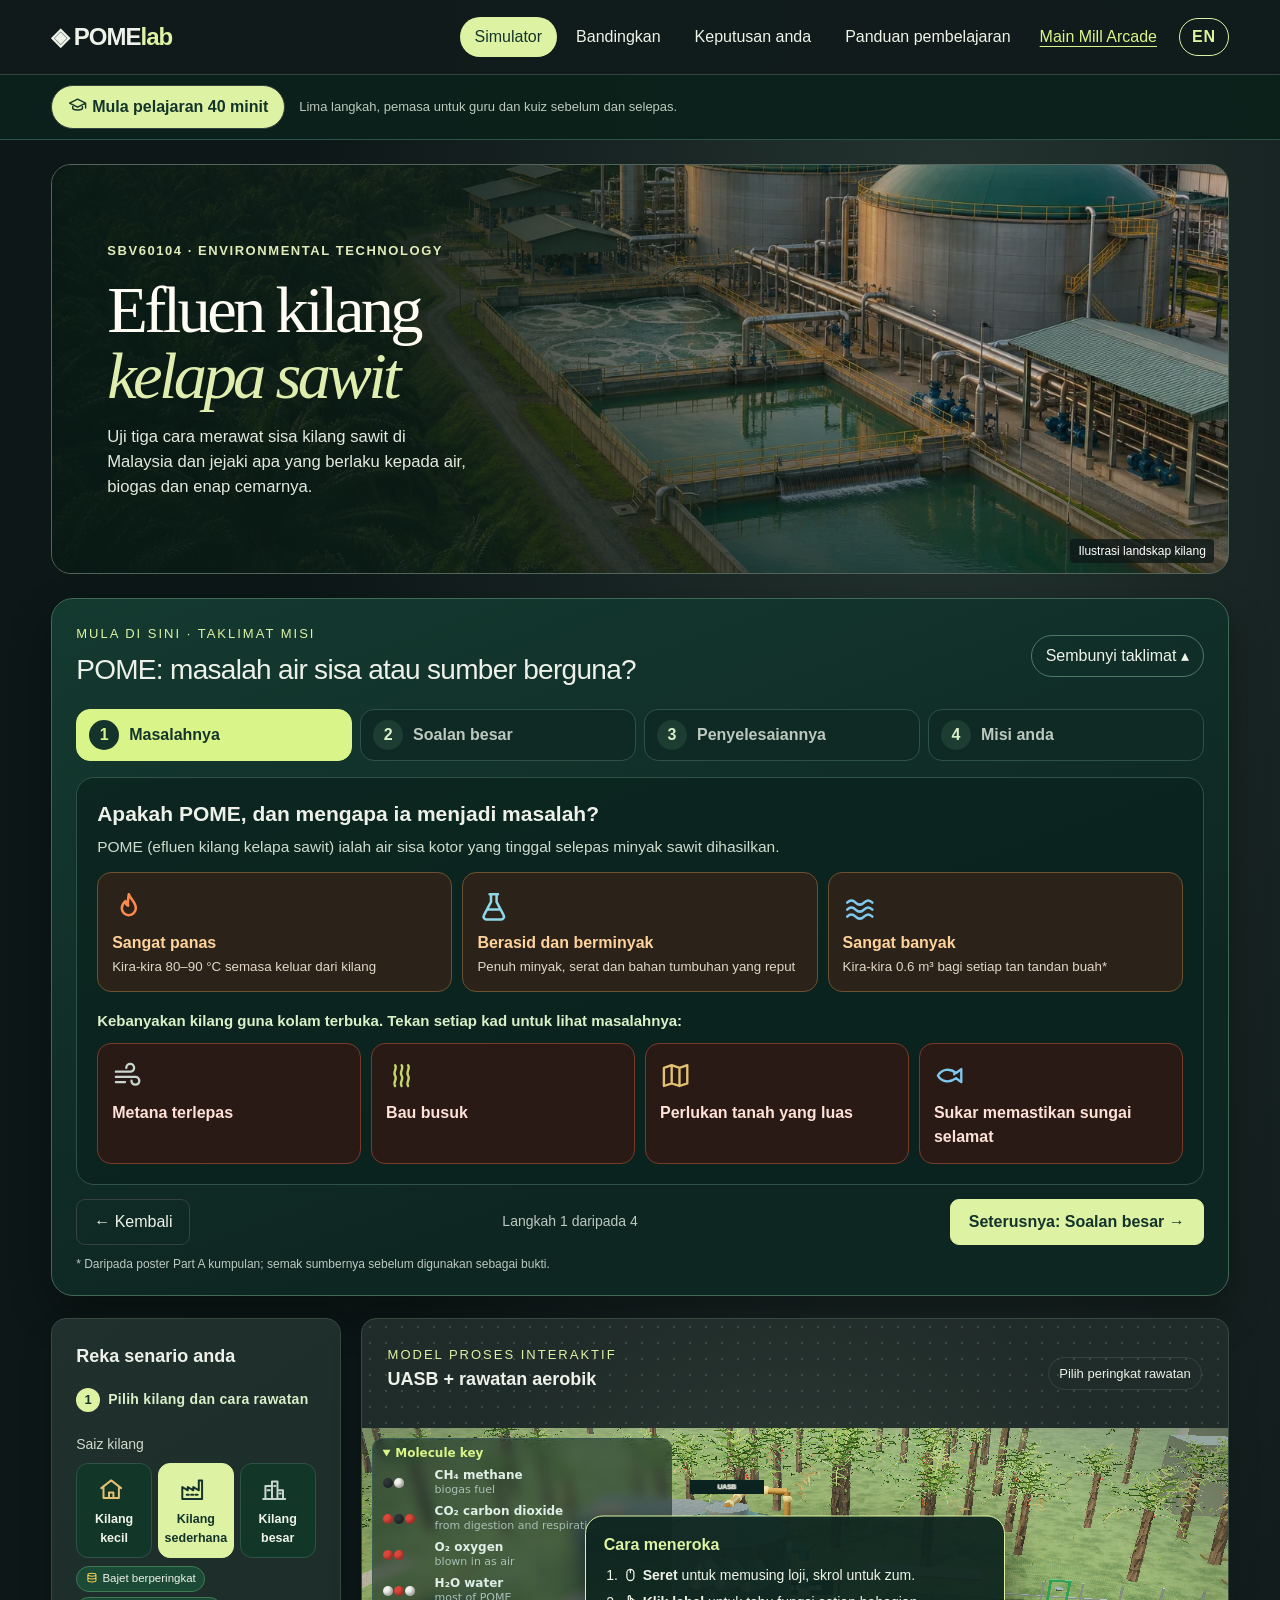
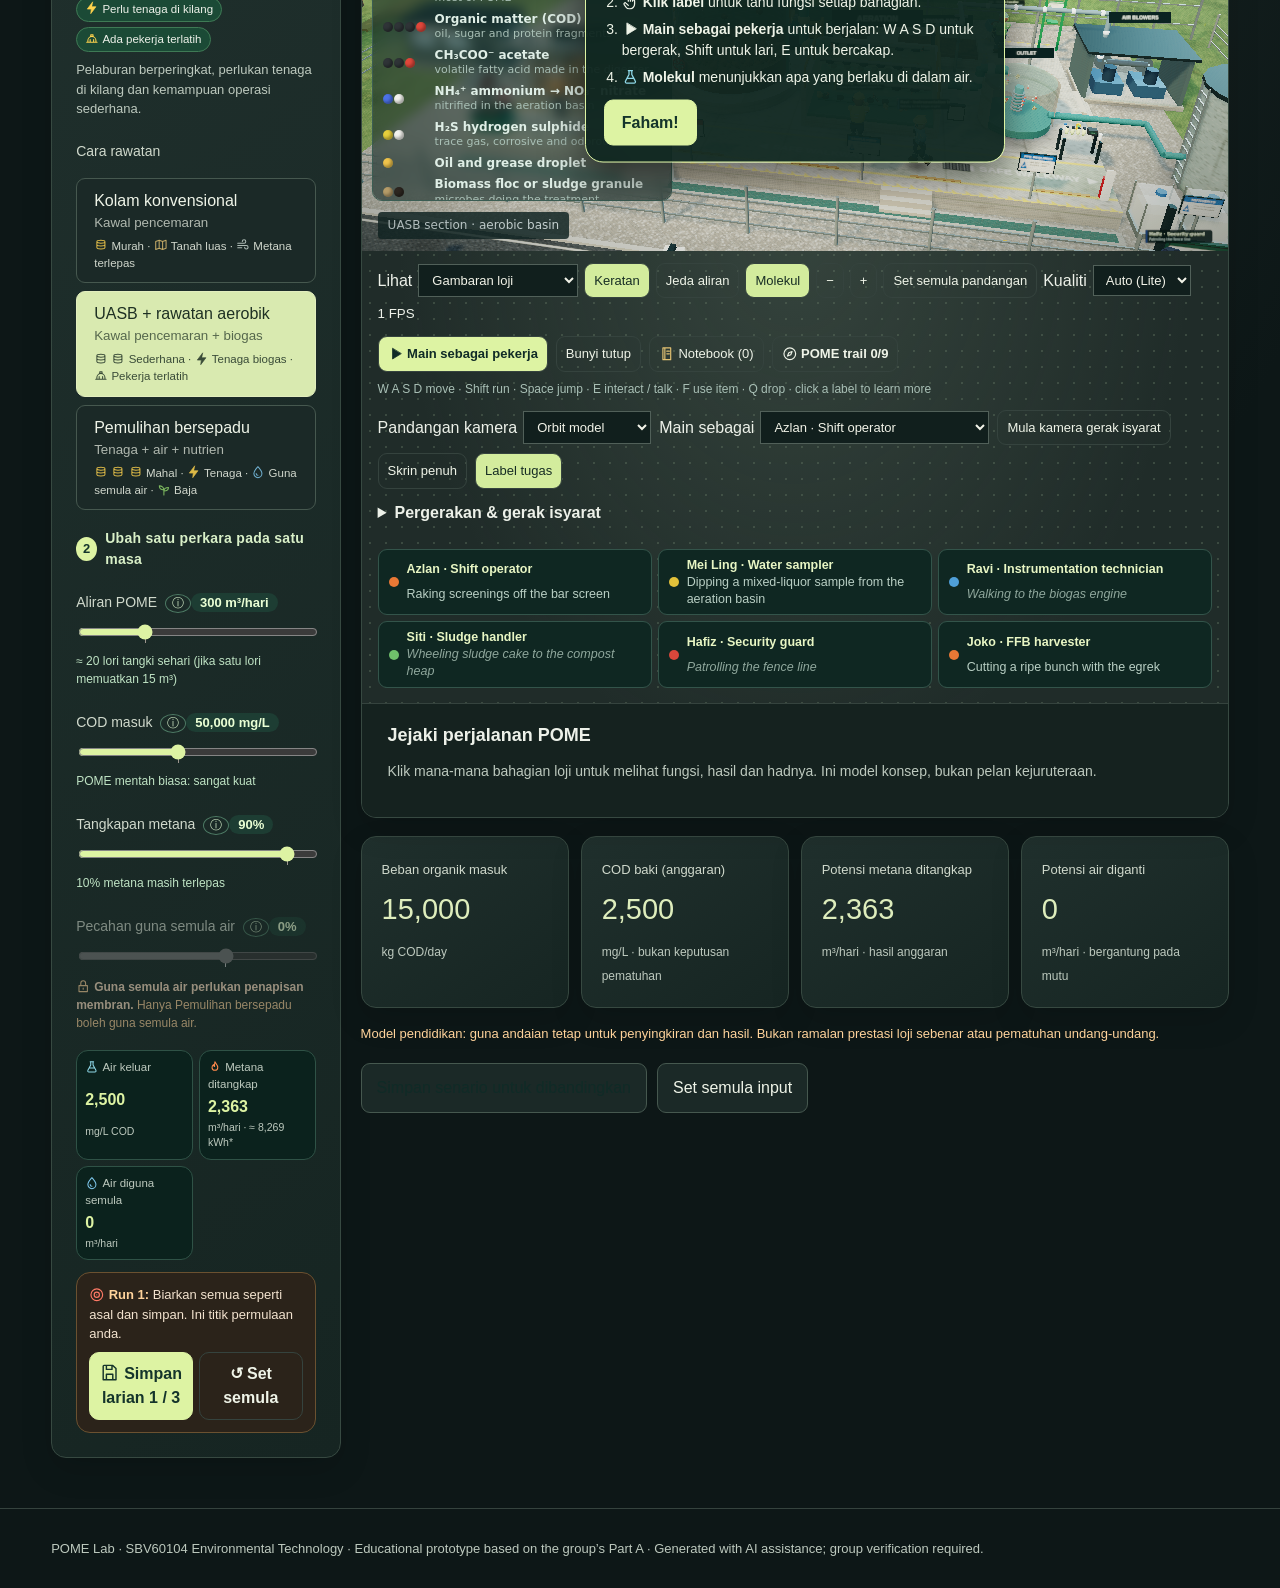
<file: index.html>
<!doctype html><html lang="en"><head><meta charset="utf-8"><meta name="viewport" content="width=device-width,initial-scale=1"><link rel="manifest" href="manifest.webmanifest"><meta name="theme-color" content="#102b24"><link rel="icon" href="icons/icon-192.png"><link rel="apple-touch-icon" href="icons/icon-192.png"><title>POME Lab — From effluent to opportunity</title><style>
:root{--bg:#091d1b;--panel:#102b27;--line:#2b4942;--ink:#eff4e8;--muted:#a5bcb1;--lime:#d9f58a;--mint:#70d9b0;--amber:#ffd39b}*{box-sizing:border-box}body{margin:0;background:var(--bg);color:var(--ink);font:16px/1.5 system-ui,sans-serif}button,input,select,textarea{font:inherit}button,select{cursor:pointer}button{border:1px solid var(--line);background:transparent;color:var(--ink);border-radius:9px;padding:10px 17px}button:hover,button.active{background:var(--lime);color:#14342b;border-color:var(--lime)}button:focus-visible,a:focus-visible,input:focus-visible,select:focus-visible{outline:3px solid var(--amber);outline-offset:3px}header{padding:23px 4%;display:flex;align-items:center;justify-content:space-between;border-bottom:1px solid var(--line)}.brand{font-size:23px;font-weight:750;letter-spacing:-1px}.brand span{color:var(--lime)}.tag{color:var(--muted);font-size:14px}nav{display:flex;gap:7px;flex-wrap:wrap}nav button{border:0}main{max-width:1520px;margin:auto;padding:35px 4%}h1{font-size:clamp(36px,4.6vw,67px);line-height:1.05;letter-spacing:-2.5px;font-weight:500;margin:17px 0}h1 em{color:var(--lime);font-style:normal}h2{font-size:27px;font-weight:500;letter-spacing:-.7px}h3{font-size:18px;margin:0 0 12px}p{color:var(--muted)}.eyebrow{text-transform:uppercase;letter-spacing:2px;color:var(--lime);font-size:13px}.intro{display:flex;justify-content:space-between;gap:30px;align-items:end;margin-bottom:32px}.intro p{max-width:440px}.badge{font-size:13px;padding:6px 10px;border:1px solid var(--line);border-radius:30px;display:inline-block}.grid{display:grid;grid-template-columns:310px 1fr;gap:20px}.panel{background:var(--panel);border:1px solid var(--line);border-radius:18px;padding:24px}.controls label{display:block;margin-top:22px;color:var(--muted);font-size:14px}.controls output{float:right;color:var(--ink);font-weight:650}.controls select{width:100%;padding:12px;background:#193c34;color:white;border:1px solid var(--line);border-radius:8px}.controls input{width:100%;accent-color:var(--lime);margin-top:15px}.options{display:grid;gap:8px;margin-top:16px}.options button{text-align:left}.options small{display:block;color:inherit;opacity:.7}.stage{padding:0;overflow:hidden;position:relative;background:radial-gradient(ellipse at 50% 35%,#245347 0,#102b27 65%)}.stagehead{display:flex;justify-content:space-between;padding:23px 26px}.stage svg{width:100%;height:330px;display:block}.unit{cursor:pointer;transition:filter .2s}.unit:hover,.unit:focus{filter:brightness(1.3);outline:none}.pipe{stroke-dasharray:12 9;animation:flow 2s linear infinite}@keyframes flow{to{stroke-dashoffset:-42}}.detail{background:#0a211c99;border-top:1px solid var(--line);padding:18px 26px;min-height:114px}.detail p{margin:6px 0;font-size:14px}.metrics{display:grid;grid-template-columns:repeat(4,1fr);gap:12px;margin-top:18px}.metric{padding:20px;background:#132e27;border-radius:13px;border:1px solid var(--line)}.metric span{color:var(--muted);font-size:13px}.metric strong{display:block;font-size:29px;font-weight:500;color:var(--lime);margin:7px 0}.metric small{color:var(--muted);font-size:12px}.notice{color:var(--amber);font-size:13px;margin:16px 0}.actions{display:flex;gap:10px;flex-wrap:wrap;margin-top:20px}.primary{background:var(--lime);color:#102b27}.cards{display:grid;grid-template-columns:repeat(3,1fr);gap:18px}.hidden{display:none!important}.section{margin-top:24px}table{width:100%;border-collapse:collapse}td,th{padding:14px;text-align:left;border-bottom:1px solid var(--line)}th{color:var(--lime)}.scroll{overflow:auto}textarea{width:100%;min-height:130px;padding:15px;background:#0c211d;border:1px solid var(--line);border-radius:10px;color:white}.feedback{padding:16px;border-left:3px solid var(--lime);background:#183c30;margin-top:15px}.quiz button{display:block;margin:8px 0;width:100%;text-align:left}.quiz fieldset{border:0;padding:0;margin:26px 0}.quiz legend{margin-bottom:12px;font-weight:600}.quiz label{display:block;padding:9px}.quiz input{accent-color:var(--lime)}a{color:var(--lime)}details{border-bottom:1px solid var(--line);padding:16px 0}summary{cursor:pointer;font-weight:600}footer{padding:30px 4%;border-top:1px solid var(--line);color:var(--muted);font-size:13px}.timeline{display:grid;grid-template-columns:repeat(5,1fr);gap:12px}.timeline div{padding:20px;border-left:2px solid var(--mint);background:var(--panel)}.timeline b{color:var(--lime)}@media(max-width:1050px){.metrics{grid-template-columns:repeat(2,1fr)}.cards{grid-template-columns:1fr}.intro{display:block}.timeline{grid-template-columns:1fr}}@media(max-width:720px){header{display:block}nav{margin-top:18px}.grid{grid-template-columns:1fr}main{padding:25px 5%}h1{letter-spacing:-1px}.stage svg{height:270px}.stagehead{gap:15px}.tag{display:none}}@media(prefers-reduced-motion:reduce){.pipe{animation:none}}
</style><link rel="stylesheet" href="field.css"><style>.reactor-view[hidden]{display:none}.reactor-frame{position:relative;background:#203535}.reactor-frame canvas{width:100%;height:clamp(320px,47vh,510px);display:block;touch-action:none;cursor:grab}.reactor-frame canvas:active{cursor:grabbing}.reactor-caption{position:absolute;left:16px;bottom:12px;color:#e2eeee;background:#152b29db;padding:5px 10px;border-radius:4px;font:12px system-ui;pointer-events:none}.reactor-controls{display:flex;align-items:center;flex-wrap:wrap;gap:6px;padding:12px 16px}.reactor-controls label{display:flex;align-items:center;gap:6px}.reactor-controls button,.reactor-controls select{width:auto;margin:0;padding:7px 9px;font-size:13px}.reactor-controls button[aria-pressed=true]{background:#d3ec9d;color:#172d24}.reactor-fallback svg{display:block!important}</style><link rel="stylesheet" href="process/explore.css?v=shift23"><link rel="stylesheet" href="process/play.css?v=shift23"><link rel="stylesheet" href="process/poster.css?v=shift23"></head><body><header><div class="brand">◈ POME<span>lab</span> <span class="tag"> / Environmental decision studio</span></div><nav aria-label="Main"><button class="active" data-tab="studio">Simulator</button><button data-tab="compare">Compare</button><button data-tab="challenge">Your decision</button><button data-tab="learn">Learning guide</button><a href="./arcade.html" style="color:#d9f58a;padding:10px">Play Mill Arcade</a></nav></header><main>
<section id="studio" class="view"><figure class="field-cover"><div><span class="eyebrow">SBV60104 · Environmental Technology</span><h1>Palm oil effluent<br><em>treatment lab</em></h1><p>Test three treatment pathways for a Malaysian mill and trace what happens to its water, biogas and sludge.</p></div><figcaption>Illustrated mill landscape</figcaption></figure><div class="grid"><aside class="panel controls"><h3>Design your scenario</h3><label for="scenario">Mill context</label><select id="scenario"><option value="small">Small mill · constrained investment</option><option value="medium" selected>Medium mill · gradual upgrade</option><option value="large">Large mill · recovery investment</option></select><p id="context" style="font-size:14px"></p><label>Treatment pathway</label><div class="options"><button data-option="0">Conventional ponds<small>Pollution control</small></button><button data-option="1" class="active">UASB + aerobic treatment<small>Pollution control + biogas</small></button><button data-option="2">Integrated recovery<small>Energy + water + nutrients</small></button></div><label for="flow">POME flow <output id="flowO"></output></label><input id="flow" type="range" min="50" max="1000" step="10" value="300"><label for="cod">Influent COD <output id="codO"></output></label><input id="cod" type="range" min="15000" max="100000" step="1000" value="50000"><label for="capture">Methane capture <output id="captureO"></output></label><input id="capture" type="range" min="0" max="100" value="90"><label for="reuse">Water reuse fraction <output id="reuseO"></output></label><input id="reuse" type="range" min="0" max="80" value="50"></aside><div><div class="panel stage"><div class="stagehead"><div><span class="eyebrow">Interactive process model</span><h3 id="planttitle">UASB + aerobic treatment</h3></div><span class="badge">Select a treatment stage</span></div><svg viewBox="0 0 850 370" role="img" aria-label="Isometric treatment plant with selectable pretreatment, digester, polishing, energy and sludge stages"><defs><linearGradient id="tank" x2="1"><stop stop-color="#244c40"/><stop offset=".5" stop-color="#51866c"/><stop offset="1" stop-color="#1c3b32"/></linearGradient><linearGradient id="water" x2="0" y2="1"><stop stop-color="#8ae2c0"/><stop offset="1" stop-color="#3e8470"/></linearGradient><pattern id="grid" width="35" height="35" patternUnits="userSpaceOnUse"><path d="M35 0H0V35" fill="none" stroke="#7cab8b" stroke-opacity=".12"/></pattern></defs><path d="M45 230 410 45 810 210 450 365Z" fill="url(#grid)" stroke="#50765c" stroke-opacity=".4"/><path d="M120 240 300 285 495 230 680 275M340 210 470 100M500 230 650 140" fill="none" stroke="#295c49" stroke-width="13"/><path class="pipe" d="M120 240 300 285 495 230 680 275M340 210 470 100M500 230 650 140" fill="none" stroke="#c8ec8d" stroke-width="3"/>
<g class="unit" tabindex="0" role="button" aria-label="Pretreatment" data-stage="0"><path d="M75 205 155 170 218 195 138 232Z" fill="#8ca894"/><path d="M75 205v46l63 28v-47Z" fill="#305448"/><path d="M138 232 218 195v45l-80 39Z" fill="#466c59"/><path d="M90 206 154 180 201 196 138 222Z" fill="#a88a55"/><text x="89" y="310" fill="#dfedda" font-size="15">Pretreatment</text></g>
<g class="unit" tabindex="0" role="button" aria-label="Anaerobic treatment" data-stage="1"><ellipse cx="335" cy="256" rx="79" ry="31" fill="#071a14" opacity=".5"/><path d="M264 165v83c0 42 142 42 142 0v-83Z" fill="url(#tank)"/><ellipse cx="335" cy="165" rx="71" ry="27" fill="#90b69b"/><path d="M264 165Q335 65 406 165Q335 203 264 165" fill="#5d9176"/><path d="M335 116v-23h40" fill="none" stroke="#bcdb9b" stroke-width="6"/><path d="M277 198v44M286 201v44" stroke="#b5d2a5" stroke-width="2"/><text x="274" y="309" fill="#dfedda" font-size="15">Anaerobic stage</text></g>
<g class="unit" tabindex="0" role="button" aria-label="Aerobic polishing" data-stage="2"><path d="M445 198 521 164 590 192 515 227Z" fill="#9ebba9"/><path d="M445 198v43l70 31v-45Z" fill="#386252"/><path d="M515 227 590 192v43l-75 37Z" fill="#577f68"/><path d="M461 197 522 174 573 192 515 216Z" fill="url(#water)"/><path d="m480 197 39-14m-17 22 39-15" stroke="#c7ffe2" stroke-width="3"/><text x="454" y="304" fill="#dfedda" font-size="15">Water polishing</text></g>
<g class="unit" tabindex="0" role="button" aria-label="Biogas energy" data-stage="3"><path d="M449 72 502 49 549 69 497 94Z" fill="#c8de9b"/><path d="M449 72v46l48 23V94Z" fill="#69936a"/><path d="m497 94 52-25v47l-52 25Z" fill="#3f7054"/><path d="m494 73-9 13h11l-7 16 20-20h-12l6-9" fill="#f0fbc4"/><text x="441" y="37" fill="#dfedda" font-size="15">Biogas energy</text></g>
<g class="unit" tabindex="0" role="button" aria-label="Sludge management" data-stage="4"><path d="m607 130 44-47 55 41-46 26Z" fill="#8ea76a"/><path d="m607 130 53 20 46-26v20l-46 26-53-23Z" fill="#537548"/><text x="614" y="72" fill="#dfedda" font-size="15">Sludge recovery</text></g><g class="unit" tabindex="0" role="button" aria-label="Water destination" data-stage="5"><ellipse cx="691" cy="262" rx="44" ry="18" fill="#a2c9b8"/><path d="M647 262v31c0 24 88 24 88 0v-31" fill="#477c69"/><ellipse cx="691" cy="262" rx="35" ry="12" fill="#7bc8bd"/><text x="647" y="337" fill="#dfedda" font-size="15">Water outlet</text></g></svg><div class="detail" aria-live="polite"><h3 id="detailtitle">Trace the journey of POME</h3><p id="detailtext">Click any plant component to explore its purpose, outputs and operational limitations. This is a conceptual process model, not an engineering layout.</p></div></div><div class="metrics" aria-live="polite"><div class="metric"><span>Organic load entering</span><strong id="load"></strong><small>kg COD/day</small></div><div class="metric"><span>Illustrative residual COD</span><strong id="residual"></strong><small>mg/L · not a compliance result</small></div><div class="metric"><span>Captured methane potential</span><strong id="gas"></strong><small>m³/day · illustrative yield</small></div><div class="metric"><span>Potential water substitution</span><strong id="waterout"></strong><small>m³/day · quality dependent</small></div></div><p class="notice">Educational model: fixed illustrative removal and yield assumptions. No prediction of actual plant performance or legal compliance.</p><div class="actions"><button class="primary" id="save">Save scenario for comparison</button><button id="reset">Reset inputs</button></div><p id="saved" role="status"></p></div></div></section>
<section id="compare" class="view hidden"><span class="eyebrow">Evaluate the trade-offs</span><h1>Different mills.<br><em>Different decisions.</em></h1><div class="cards"><article class="panel"><h2>Conventional ponds</h2><p>Lower initial investment and simpler operation. Larger land demand, odour and overflow risks, and uncontrolled methane can remain.</p><b>Question:</b><p>How would you demonstrate adequate treatment and manage remaining emissions?</p></article><article class="panel"><h2>UASB + biogas</h2><p>Compact anaerobic treatment with gas recovery and aerobic post-treatment. Requires suitable pretreatment, stable loading and trained operators.</p><b>Question:</b><p>What happens if gas capture or the biological process performs poorly?</p></article><article class="panel"><h2>Integrated recovery</h2><p>Adds water polishing and planned sludge recovery. Requires investment, energy, maintenance and quality checks for each recovered product.</p><b>Question:</b><p>Are there practical users for the recovered water, energy and nutrients?</p></article></div><h2>Your saved experiments</h2><div class="panel scroll"><table><thead><tr><th>Scenario / pathway</th><th>Flow</th><th>Residual COD</th><th>Methane</th><th>Water reuse</th></tr></thead><tbody id="runs"></tbody></table><p id="empty">Save scenarios in the simulator to compare your experiments.</p></div><div class="actions"><button id="export">Export learning record</button><button id="clear">Clear comparisons</button></div></section>
<section id="challenge" class="view hidden"><span class="eyebrow">Apply your judgement</span><h1>Make the call.<br><em>Defend the conditions.</em></h1><div class="grid"><article class="panel"><h2>The mill manager’s brief</h2><p>A medium-sized Malaysian mill can fund a staged upgrade. It has demand for on-site energy but limited specialist staff. There is no confirmed use for reclaimed water or compost.</p><p>Recommend a pathway and identify what must be in place before implementation.</p><div class="options" id="choices"><button data-choice="0">Keep conventional ponds</button><button data-choice="1">Stage a UASB + biogas upgrade</button><button data-choice="2">Install full integrated recovery</button></div><div id="choicefeedback" aria-live="polite"></div></article><div class="panel"><h3>Your evidence-based recommendation</h3><p>Use two comparison criteria, one limitation and one implementation condition. More than one answer can be defensible.</p><textarea id="reason" aria-label="Your recommendation" placeholder="I recommend… because… The main limitation is… Implementation should require…"></textarea><button id="review" class="primary">Check my reasoning structure</button><div id="reasonfeedback" aria-live="polite"></div><p class="tag">This checks structure only; it does not grade scientific accuracy or use AI.</p></div></div><div class="panel section quiz"><h2>Check your understanding</h2><form id="quiz"><fieldset><legend>1. Why is high BOD a concern in receiving water?</legend><label><input type="radio" name="q1" value="0"> It can increase microbial oxygen demand.</label><label><input type="radio" name="q1" value="1"> It guarantees nutrients have been removed.</label><label><input type="radio" name="q1" value="2"> It means the water is suitable for reuse.</label></fieldset><fieldset><legend>2. Does captured biogas prove that final effluent meets discharge requirements?</legend><label><input type="radio" name="q2" value="0"> Yes, gas capture is sufficient.</label><label><input type="radio" name="q2" value="1"> No, final effluent needs applicable quality assessment.</label></fieldset><fieldset><legend>3. What is necessary before reusing sludge as a soil amendment?</legend><label><input type="radio" name="q3" value="0"> Assume all organic sludge is safe.</label><label><input type="radio" name="q3" value="1"> Verify treatment, quality and suitability for the intended use.</label></fieldset><button class="primary" type="submit">Reveal feedback</button></form><div id="quizfeedback" aria-live="polite"></div></div></section>
<section id="learn" class="view hidden"><span class="eyebrow">Facilitator & learner guide</span><h1>Learn by testing.<br><em>Decide with evidence.</em></h1>
<div class="guide-two"><div class="panel"><h2>Learning outcome</h2><p>By the end of the lesson, students can <b>explain why untreated POME harms a river</b>, <b>describe how three ways of treating it work</b> (open ponds, a biogas digester with aeration, and full resource recovery) and <b>choose one for a Malaysian mill with reasons</b>.</p>
<p class="muted">Success looks like: a choice backed by two reasons, one problem it still has and one thing the mill must do first.</p></div>
<div class="panel"><h2>Target learners</h2><ul class="guide-list"><li><b>Who:</b> secondary school (SMK) students in Form 2, around 14 years old. They know that living things need oxygen and that water can be polluted, but have not met BOD, biogas or treatment plants.</li><li><b>Curriculum link:</b> KSSM Science topics on water, water pollution and ecosystems (teachers should match the exact chapter in their current scheme of work).</li><li><b>Setting:</b> one laptop or tablet per pair in the computer lab or classroom, any modern browser; the graphics adapt to slower school computers.</li><li><b>Role of the teacher:</b> sets the scene, prompts pairs during the games and leads the final discussion.</li></ul></div></div>
<h2>Your 40-minute lesson</h2><div class="timeline"><div><b>5 minutes</b><h3>Investigate</h3><p>Read the <b>Start here</b> poster: why are open ponds a problem? Make a prediction for the big question.</p></div><div><b>10 minutes</b><h3>Explore</h3><p>Press <b>Play as a worker</b> and follow the POME trail. Then play <b>Build the Treatment Train</b> in the Mill Arcade to put the stages in order.</p></div><div><b>8 minutes</b><h3>Experiment</h3><p>Change one thing at a time (pathway, methane capture, water reuse), save three runs and compare them.</p></div><div><b>10 minutes</b><h3>Decide</h3><p>Answer the mill manager's brief with your partner. Was your prediction right? Give two reasons, one problem and one condition.</p></div><div><b>7 minutes</b><h3>Reflect</h3><p>Play <b>Quiz Arena</b>, talk about the answers you missed and save your learning record.</p></div></div>
<div class="panel section"><h2>Key words</h2><dl class="glossary"><div><dt>POME</dt><dd>Palm oil mill effluent: the hot, dirty wastewater from a palm oil mill.</dd></div><div><dt>BOD</dt><dd>How much oxygen bacteria would use to break down the waste. High BOD = less oxygen for fish.</dd></div><div><dt>COD</dt><dd>A quick lab measure of how much pollution in the water can be oxidised.</dd></div><div><dt>Anaerobic</dt><dd>Without air. Anaerobic bacteria in a digester make biogas.</dd></div><div><dt>Aerobic</dt><dd>With air. Aerobic bacteria use oxygen to finish cleaning the water.</dd></div><div><dt>Biogas</dt><dd>A gas made mostly of methane that can be burnt to make electricity.</dd></div><div><dt>Methane (CH₄)</dt><dd>A greenhouse gas much stronger than carbon dioxide; open ponds let it escape.</dd></div><div><dt>Sludge</dt><dd>The settled solids left after treatment; it can be composted.</dd></div></dl></div>
<div class="panel section"><h2>How this activity follows the group's Part A</h2><div class="guide-scroll"><table class="guide-table"><thead><tr><th>Part A</th><th>What learners do here</th></tr></thead><tbody>
<tr><td>§2 Background and POME characteristics</td><td>Poster "Raw POME" panel; inlet trail stop; raw-POME sample card (pH, COD, oil).</td></tr>
<tr><td>§3 Option 1 · Conventional ponds</td><td>Conventional ponds pathway; the poster's four problems (methane, odour, land, strict BOD limits).</td></tr>
<tr><td>§4 Option 2 · UASB + aerobic treatment</td><td>UASB + aerobic pathway; 3D plant with UASB, biogas engine, aeration basin and final effluent tank; worker tasks and trail quizzes.</td></tr>
<tr><td>§5 Option 3 · Integrated recovery (poster stages 1–5)</td><td>Integrated pathway; 3D heat recovery, technical CPO, biogas holder, H₂S scrubber, BioCNG, UF/RO membranes, screw press and EFB co-composting.</td></tr>
<tr><td>§6 Comparative evaluation</td><td>Saved runs in the Compare tab; trade-off cards for each pathway.</td></tr>
<tr><td>§7 Feasibility in Malaysia</td><td>Mill-size context selector and the mill manager's brief (budget, staff skills, users for water and compost).</td></tr>
<tr><td>§8 Limitations and residuals</td><td>"What this model cannot tell you"; questions about gas leakage, reject concentrate and sludge quality.</td></tr>
<tr><td>§9–10 Decision factors and recommendation</td><td>Your decision: recommendation with criteria, limitation and implementation condition, compared with the learner's first prediction.</td></tr>
</tbody></table></div></div>
<div class="panel section"><h2>Why digital, and what stays offline</h2><div class="guide-two"><div><h3>What the digital tool adds</h3><ul class="guide-list"><li><b>Learning by doing:</b> students change one thing and see all three pathways respond at once, instead of copying a table from the board.</li><li><b>Seeing hidden processes:</b> granules, gas bubbles, molecules and pipe flows that cannot be observed in a lecture or on a site visit.</li><li><b>A safe site visit:</b> mills are far from most schools and digesters involve dangerous gas; students can walk the plant and talk to workers without risk.</li><li><b>Games that teach:</b> five different Mill Arcade games (storm rescue, building the plant, running the control room, managing a budget, a quiz race) keep 14-year-olds active and motivated.</li><li><b>Immediate feedback and a record:</b> trail quizzes, the reasoning-structure check and an exportable learning record for assessment.</li></ul></div>
<div><h3>What we keep non-digital on purpose</h3><ul class="guide-list"><li><b>Pair discussion</b> of the choice, because explaining a decision to a friend is the core skill.</li><li><b>Facilitator debrief</b> on where the model is simplified and why real data are needed.</li><li><b>Fallback:</b> if devices are limited, the poster, pathway cards and mill brief can be printed and the numbers worked by hand.</li><li><b>Limits of the tool:</b> needs a browser with WebGL; the model is illustrative, not a design or compliance calculation.</li></ul></div></div></div>
<div class="panel section"><h2>Model transparency & evidence</h2><details open><summary>What the numbers mean</summary><p>All defaults are illustrative teaching assumptions, not measurements. Organic load = flow × influent COD ÷ 1,000. Fixed total COD removal fractions are 90%, 95% and 98% for the three pathways. Residual COD = influent COD × (1 − removal). These chosen fractions illustrate comparisons and do not establish that one technology always performs better.</p><p>Illustrative methane = influent COD load × 70% anaerobic removal × 0.25 m³/kg COD removed × capture fraction, for recovery pathways only. Pond methane capture is zero; zero capture does not mean zero methane generation. Water substitution = flow × reuse fraction for integrated recovery only; losses and water-quality limitations are not modelled.</p></details><details><summary>What this model cannot tell you</summary><p>No BOD prediction, legal compliance determination, engineering sizing, financial payback or net greenhouse-gas assessment. It does not simulate biological kinetics, nutrient removal, gas purity, methane leakage after collection, parasitic energy, sludge quality or actual hydraulic losses. Capture and reuse sliders are independent assumptions, not operational guarantees.</p></details><details><summary>Connection to your Part A</summary><p>The three pathways, the five-stage integrated design and the trade-offs come from the group's Part A report, "Conventional Pollutant Removal versus Integrated Pollution Control and Resource Recovery System for Palm Oil Mill Effluent", and its poster "POME in Malaysia: from wastewater problem to renewable resource". This prototype turns that comparison into an active decision exercise. Figures marked * on the poster panel and all model constants must be replaced with verified, cited data before they are used as evidence of performance.</p><p><a href="https://docs.google.com/document/d/1RooPYyfiSwwYAak9hfzr4OYcWjzxns4LAUFqZmKYcxM/edit" target="_blank" rel="noopener">Group Part A report</a></p></details><details><summary>Further reading supplied in Part A</summary><p>Consult the original papers and verify bibliographic details and applicability before citing numerical values. These links are provided for investigation, not as validation of this model's illustrative constants.</p><p><a href="https://doi.org/10.1155/2015/617861" target="_blank" rel="noopener">Zero discharge performance of an industrial pilot-scale plant treating POME</a></p><p><a href="https://palmoilis.mpob.gov.my/publications/POEB/poeb117-loh.pdf" target="_blank" rel="noopener">MPOB integrated anaerobic–aerobic treatment reading</a></p></details><details><summary>Assessing learners</summary><p>Check each pair's decision for four things: a correct explanation of how their choice cleans POME, two reasons, one problem it still has, and one thing the mill must do first. The trail quizzes, the arcade games and the final quiz check key ideas; the written decision checks whether students can apply them.</p></details></div>
<div class="panel section"><h2>Demonstration script (about 7 minutes)</h2><ol class="demo"><li><b>0:00 · Outcome and learners.</b> State the learning outcome and that it is for Form 2 SMK students. Show the Start here poster and the big question.</li><li><b>0:45 · Investigate.</b> Click one conventional problem and one recovery stage; make a prediction.</li><li><b>1:45 · Explore UASB in 3D.</b> Press Play as a worker, walk to one trail stop, answer its quiz and ask a worker a question.</li><li><b>3:15 · Switch to Integrated recovery.</b> Show the new units appear; click UF/RO and the biogas holder for their explanations.</li><li><b>4:15 · Experiment and play.</b> Change methane capture and save a run, then open the Mill Arcade and show one game (Build the Treatment Train or Biogas Mission).</li><li><b>5:30 · Decide.</b> Choose a pathway for the mill brief, show the prediction recall and the reasoning check, then the quiz feedback.</li><li><b>6:30 · Rationale.</b> Explain why digital was chosen, what stays offline, and the model's limits. Export the learning record.</li></ol></div>
</section></main><footer>POME Lab · SBV60104 Environmental Technology · Educational prototype based on the group’s Part A · Generated with AI assistance; group verification required.</footer>
<script>
const $=id=>document.getElementById(id), names=['Conventional ponds','UASB + aerobic treatment','Integrated resource recovery'];let option=1,runs=[],lastScore=null;const contexts={small:'Limited investment and staff. Land availability and effluent performance still need assessment.',medium:'Staged investment, on-site energy demand and moderate operating capacity.',large:'Long-term investment and skilled staff, with potential demand for recovered resources.'};const stages=[['Pretreatment','Cooling, screening, oil recovery and equalisation prepare POME for biological treatment. High solids, oil and temperature can disrupt downstream processes.'],['Anaerobic treatment','Microorganisms break down organic matter without oxygen. Ponds, UASB and other closed digesters differ in design and operating needs. UASB suitability depends on pretreatment and solids loading.'],['Aerobic treatment and polishing','Aerobic post-treatment reduces remaining organic load. Additional polishing must be selected for the intended discharge or reuse quality; a single generic stage cannot guarantee compliance.'],['Biogas and energy','Captured biogas requires appropriate handling, safety controls and conditioning before energy use. Capture does not eliminate all leakage or energy consumption. Conventional ponds in this scenario have no recovery.'],['Sludge management','Separated sludge requires further assessment and suitable processing. Composting or other recovery needs quality control and an appropriate end user. This branch is conceptual, not a quantified fertiliser output.'],['Water destination','Conventional and intermediate scenarios discharge treated water subject to applicable requirements. Integrated recovery can substitute water only where treatment quality matches the intended use.']];
function tab(id){document.querySelectorAll('.view').forEach(e=>e.classList.toggle('hidden',e.id!==id));document.querySelectorAll('[data-tab]').forEach(e=>e.classList.toggle('active',e.dataset.tab===id));window.scrollTo({top:0,behavior:'smooth'})}document.querySelectorAll('[data-tab]').forEach(b=>b.onclick=()=>tab(b.dataset.tab));
function values(){let flow=+$('flow').value,cod=+$('cod').value,capture=option?+$('capture').value:0,reuse=option===2?+$('reuse').value:0;return{scenario:$('scenario').value,pathway:names[option],flow,cod,capture,reuse,load:flow*cod/1000,residual:cod*(1-[.9,.95,.98][option]),gas:option?flow*cod/1000*.7*.25*capture/100:0,water:flow*reuse/100}}
const fmt=n=>Math.round(n).toLocaleString('en');function update(){let v=values();$('flowO').textContent=fmt(v.flow)+' m³/day';$('codO').textContent=fmt(v.cod)+' mg/L';$('captureO').textContent=v.capture+'%';$('reuseO').textContent=v.reuse+'%';$('capture').disabled=!option;$('reuse').disabled=option!==2;$('load').textContent=fmt(v.load);$('residual').textContent=fmt(v.residual);$('gas').textContent=fmt(v.gas);$('waterout').textContent=fmt(v.water);$('context').textContent=contexts[v.scenario];$('planttitle').textContent=names[option];document.querySelectorAll('[data-option]').forEach(b=>b.classList.toggle('active',+b.dataset.option===option))}
document.querySelectorAll('[data-option]').forEach(b=>b.onclick=()=>{option=+b.dataset.option;update()});['flow','cod','capture','reuse'].forEach(id=>$(id).oninput=update);$('scenario').onchange=()=>{$('flow').value={small:100,medium:300,large:800}[$('scenario').value];update()};function stage(i){$('detailtitle').textContent=stages[i][0];$('detailtext').textContent=stages[i][1]}document.querySelectorAll('[data-stage]').forEach(b=>{b.onclick=()=>stage(+b.dataset.stage);b.onkeydown=e=>{if(e.key==='Enter'||e.key===' '){e.preventDefault();stage(+b.dataset.stage)}}});function renderRuns(){$('runs').innerHTML=runs.map(v=>`<tr><td>${v.scenario} / ${v.pathway}</td><td>${fmt(v.flow)} m³/d</td><td>${fmt(v.residual)} mg/L</td><td>${fmt(v.gas)} m³/d</td><td>${fmt(v.water)} m³/d</td></tr>`).join('');$('empty').hidden=runs.length>0} $('save').onclick=()=>{runs.push(values());renderRuns();$('saved').textContent='Scenario '+runs.length+' saved. Open Compare to review your experiments.'};$('clear').onclick=()=>{runs=[];renderRuns()};$('reset').onclick=()=>{option=1;$('scenario').value='medium';$('flow').value=300;$('cod').value=50000;$('capture').value=90;$('reuse').value=50;update()};
const choiceText=['A defensible interim choice only if treatment adequacy and remaining risks are addressed. Explain why an upgrade is deferred and specify a realistic review or upgrade plan.','A plausible staged choice given energy demand and limited recovery markets. It still requires trained operators, suitable pretreatment, safe gas handling and effluent verification.','Potentially beneficial, but explain the investment and skills gap. Confirm water and sludge users and quality requirements before assuming recovery benefits.'];document.querySelectorAll('[data-choice]').forEach(b=>b.onclick=()=>{document.querySelectorAll('[data-choice]').forEach(x=>x.classList.toggle('active',x===b));$('choicefeedback').className='feedback';$('choicefeedback').textContent=choiceText[+b.dataset.choice]});$('review').onclick=()=>{let t=$('reason').value.trim(),n=t.split(/\s+/).filter(Boolean).length;$('reasonfeedback').className='feedback';$('reasonfeedback').textContent=n<35?'Develop your reasoning further: name your choice, compare two criteria, identify a limitation and state a condition for implementation.':'Your response is ready for peer review. Check: two evidence-based criteria, one residual risk and one feasible implementation condition. Length alone does not establish accuracy.'};$('quiz').onsubmit=e=>{e.preventDefault();let f=new FormData(e.target);if(['q1','q2','q3'].some(k=>!f.has(k))){$('quizfeedback').textContent='Please answer all three questions first.';return}lastScore=+(f.get('q1')==='0')+ +(f.get('q2')==='1')+ +(f.get('q3')==='1');$('quizfeedback').className='feedback';$('quizfeedback').textContent=`${lastScore}/3 correct. High BOD can increase oxygen demand. Gas recovery does not prove effluent compliance. Sludge recovery requires treatment, quality checks and suitability for use. Revisit your answers and try again.`};$('export').onclick=()=>{let blob=new Blob([JSON.stringify({title:'POME Lab learning record',assumptions:'Illustrative educational model; not plant predictions or compliance evidence.',runs,recommendation:$('reason').value,quizScore:lastScore},null,2)],{type:'application/json'}),u=URL.createObjectURL(blob),a=document.createElement('a');a.href=u;a.download='pome-learning-record.json';a.click();setTimeout(()=>URL.revokeObjectURL(u),1000)};update();
</script><script src="icons.js?v=shift24b"></script><script type="module" src="process/i18n.mjs?v=shift23"></script><script type="module" src="process/poster.mjs?v=shift23"></script><script type="module" src="process/scenario.mjs?v=shift23"></script><script type="module" src="process/lesson.mjs?v=shift23"></script><script type="module" src="process/loader3d.mjs?v=shift23"></script><script type="module" src="process/decision.mjs?v=shift23"></script><script type="module" src="process/pwa.mjs?v=shift23"></script></body></html>
</file>
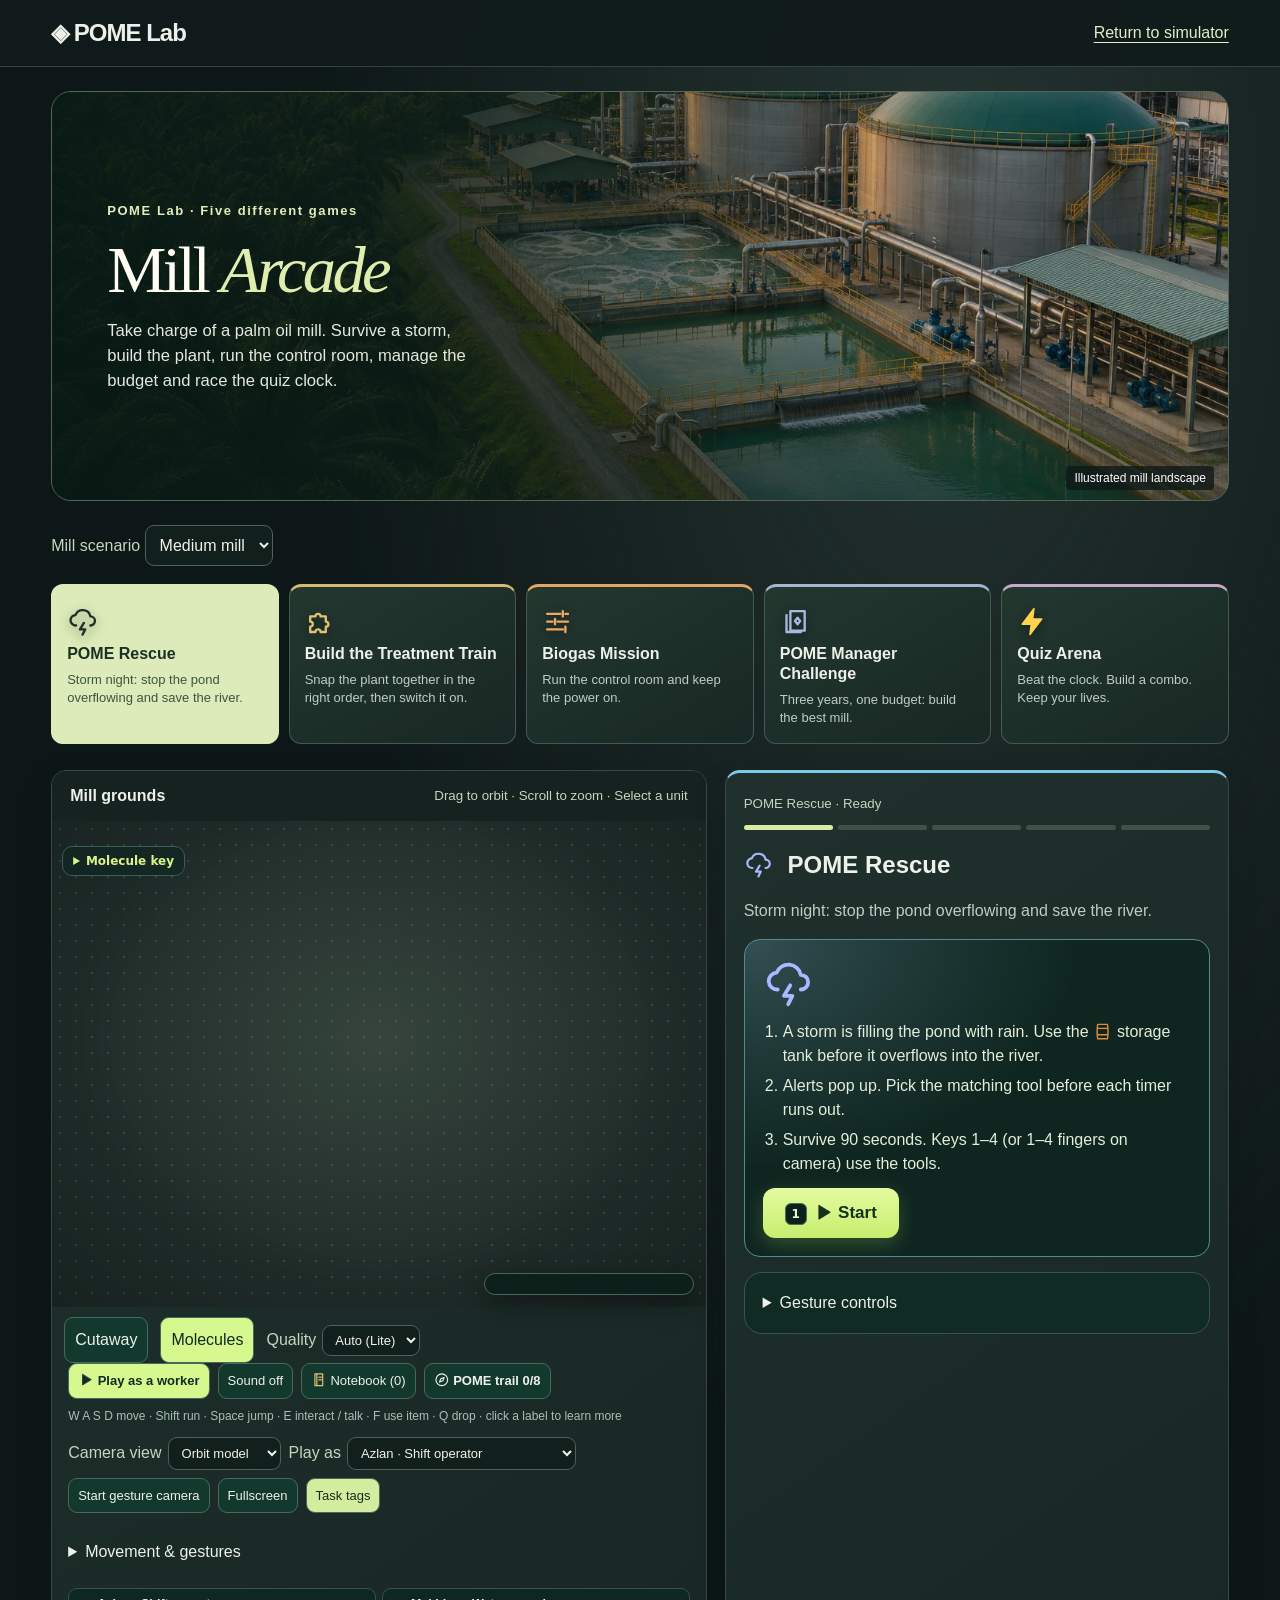
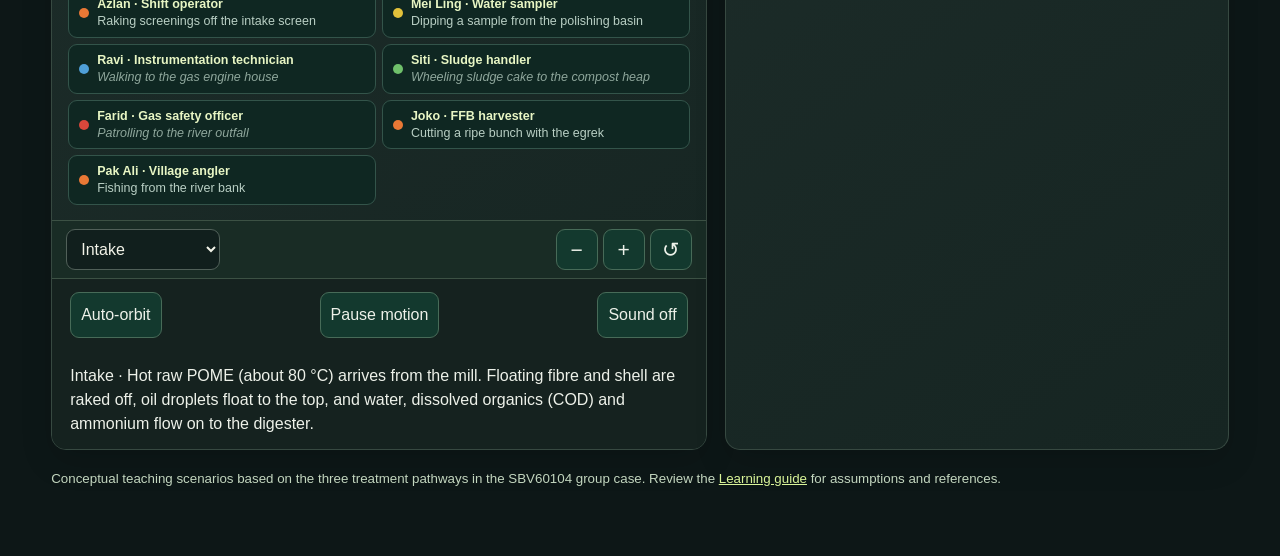
<file: arcade.html>
<!doctype html>
<html lang="en"><meta charset="utf-8"><meta name="viewport" content="width=device-width,initial-scale=1"><link rel="manifest" href="manifest.webmanifest"><meta name="theme-color" content="#102b24"><link rel="icon" href="icons/icon-192.png"><link rel="apple-touch-icon" href="icons/icon-192.png"><title>POME Lab · Mill Arcade</title>
<style>
:root{color-scheme:dark;font:16px/1.5 system-ui,sans-serif;color:#eff5df;background:#081e1a}*{box-sizing:border-box}body{margin:0}main,header{max-width:1450px;margin:auto;padding:20px 4vw}header{display:flex;align-items:center;justify-content:space-between;border-bottom:1px solid #416457}a{color:#daf599}button,select,textarea{font:inherit;color:inherit;background:#13392e;border:1px solid #476b58;border-radius:9px;padding:10px;cursor:pointer}button:hover,button:focus-visible,select:focus-visible{outline:2px solid #d4f982}button:disabled{opacity:.65;cursor:default}h1{font-size:clamp(36px,6vw,74px);letter-spacing:-.065em;line-height:1;margin:15px 0;color:#e2fba1}h2{line-height:1.15}p{color:#bfcec0}.layout{display:grid;grid-template-columns:minmax(0,1.55fr) minmax(285px,.85fr);gap:18px}.world,article,details,.record{border:1px solid #385749;border-radius:18px;background:#102b24;padding:18px}.world{padding:0;overflow:hidden;align-self:start}.toolbar{display:flex;align-items:center;justify-content:space-between;gap:8px;flex-wrap:wrap;padding:12px 16px}.world canvas{width:100%;height:clamp(330px,50vh,640px);display:block;touch-action:none}.games{display:grid;grid-template-columns:repeat(auto-fit,minmax(155px,1fr));gap:8px;margin:18px 0}.games button{text-align:left}.games button[aria-pressed=true],.primary{background:#d7f88e;color:#102b24}.actions button{display:block;width:100%;text-align:left;margin:8px 0}.actions b{display:inline-block;margin-right:10px;color:#d9fa95}small,label{color:#c3d6bf}details,.record{margin-top:15px}summary{cursor:pointer}textarea{width:100%;min-height:70px}progress{accent-color:#cafa79}.result{border-left:3px solid #d7f88e;padding-left:12px}.record{background:#173428}.record li{margin-bottom:5px}[hidden]{display:none!important}@media(max-width:800px){.layout{grid-template-columns:1fr}.world canvas{height:340px}.games{display:flex;overflow:auto}.games button{min-width:145px}}@media print{body{background:white;color:black}header,main>:not(.record),.record button{display:none}.record{background:white;color:black;border:2px solid black}.record p{color:black}}
</style><link rel="stylesheet" href="field.css?v=mission3">
<link rel="stylesheet" href="gesture/panel.css"><link rel="stylesheet" href="process/explore.css?v=shift23"><link rel="stylesheet" href="process/play.css?v=shift23"><link rel="stylesheet" href="games.css?v=shift23"><header><b>◈ POME Lab</b><a href="./index.html">Return to simulator</a></header>
<main><figure class="field-cover"><div><span class="eyebrow">POME Lab · Five different games</span><h1>Mill <em>Arcade</em></h1><p>Take charge of a palm oil mill. Survive a storm, build the plant, run the control room, manage the budget and race the quiz clock.</p></div><figcaption>Illustrated mill landscape</figcaption></figure>
<label>Mill scenario <select id="scenario"><option value="small">Small mill</option><option value="medium" selected>Medium mill</option><option value="large">Large mill</option></select></label>
<div class="games" id="games" aria-label="Choose a game"></div><div class="layout"><div class="world"><div class="toolbar"><b>Mill grounds</b><small>Drag to orbit · Scroll to zoom · Select a unit</small></div><canvas id="plant" tabindex="0" aria-label="Interactive three-dimensional palm oil mill"></canvas><div class="toolbar"><button id="orbit">Auto-orbit</button><button id="motion">Pause motion</button><button id="sound">Sound off</button></div><div class="toolbar"><span id="inspect" aria-live="polite">Select a plant unit to inspect it.</span></div></div>
<article><small id="progress"></small><h2 id="mission"></h2><p id="brief"></p><div class="actions" id="actions"></div><p id="feedback" role="status"></p><button class="primary" hidden id="next">Continue</button><details><summary>Gesture controls</summary><section id="gesturePanel" lang="ms"><h2>Kawalan gesture</h2><label for="power">Mod kawalan</label> <select id="power"><option value="gesture">1–4 Jari</option><option value="face">Gerak Kepala</option><option value="orb">Magic Orb</option><option value="fire">Fireball</option><option value="menu">Kursor AI &amp; loji 3D</option><option value="practice">Akademi Gesture</option><option value="board">Padankan stesen rawatan</option><option value="valve">Latihan injap aliran</option></select><p id="powerHint"></p><button id="aiCursorToggle" disabled>Kamera kuiz</button> <button id="cameraHelpTop">Bantuan kamera</button> <button id="gestureSettings">Tetapan</button> <button id="gestureReset">Reset kawalan</button><p data-camera-status role="status">Kamera belum aktif.</p><div id="activity"></div></section></details></article></div>
<section class="record" hidden id="record"><h2>Certificate of participation</h2><p id="summary"></p><ol id="log"></ol><label>Participant name (optional)<input id="learner" placeholder="Your name" style="display:block;width:100%;padding:8px;margin-bottom:10px"></label><label>Explain your recommendation and one condition the mill must meet.<textarea id="reflection"></textarea></label><button id="print">Print / save as PDF</button> <button id="again">Play again</button></section><p><small>Conceptual teaching scenarios based on the three treatment pathways in the SBV60104 group case. Review the <a href="./index.html">Learning guide</a> for assumptions and references.</small></p></main>
<script src="icons.js?v=shift24b"></script><script src="plant.js?v=gesture5"></script><script src="missions.js?v=shift23"></script><dialog id="modal"><button id="closeModal" class="close-btn" aria-label="Tutup">×</button><div id="modalBody"></div></dialog><div id="toast" role="status"></div>
<aside id="cameraDock" class="camera-dock" hidden aria-label="Kawalan kamera"><div class="camera-dock-head"><b id="cameraMode">KAMERA AI</b><button id="cameraMinimize" aria-expanded="true" aria-controls="cameraBody" aria-label="Kecilkan atau besarkan kamera">−</button></div><div id="cameraBody"><div class="camera-box"><video id="cameraVideo" autoplay muted playsinline webkit-playsinline></video><canvas id="handCanvas" aria-hidden="true"></canvas></div><div id="fingerLabel" class="finger-label">Pengesanan belum bermula</div></div><div id="trackingQuality" class="tracking-quality" aria-live="off">Tangan belum dikesan</div><div id="calibrationHUD" class="calibration-hud" hidden><strong id="calibrationTitle"></strong><p id="calibrationInstruction"></p><progress id="calibrationProgress" max="1" value="0"></progress><button id="calibrationCancel" class="btn ghost">Batal kalibrasi</button></div><p id="cameraStatus" class="camera-status" role="status" aria-live="polite">Kamera belum aktif.</p><div class="camera-controls"><button class="btn" id="cameraStart">Aktifkan kamera</button><button class="btn ghost" id="cameraStop" disabled>Tutup</button><button class="btn ghost" id="cameraFlip" aria-label="Tukar kamera depan atau belakang">↻ Kamera</button><button class="btn ghost" id="faceCalibrate" hidden>Kalibrasi wajah</button><button class="btn ghost" id="handCalibrate">Kalibrasi tangan</button><button class="btn ghost" id="cameraSettingsBtn">⚙ Kawalan</button><button class="btn ghost" id="cameraHelpBtn">Bantuan kamera</button></div><label class="toggle-row"><input type="checkbox" id="cameraCompatible">Mod Serasi (kamera asas)</label></aside>
<section id="cameraHelp" class="camera-help-panel" hidden aria-label="Bantuan izin kamera"><button id="cameraHelpClose" class="close-btn" aria-label="Tutup bantuan kamera">×</button><div class="eyebrow">ANDROID · IPHONE · IPAD · TABLET</div><h2>Tiada prompt kamera?</h2><p id="cameraContext"></p><ol><li>Buka pautan permainan terus dalam <b>Chrome pada Android</b> atau <b>Safari pada iPhone/iPad</b>. Pelayar dalam WhatsApp, Instagram atau aplikasi lain mungkin menyekat permintaan kamera.</li><li>Tekan <b>Aktifkan kamera</b>, kemudian pilih <b>Benarkan / Allow</b> pada prompt pelayar.</li><li>Jika pernah disekat, buka tetapan laman pada ikon di sebelah alamat. Benarkan Kamera dan muat semula. Semak juga izin kamera pelayar dalam tetapan peranti.</li><li>Tutup aplikasi kamera atau panggilan video lain. Cuba <b>Mod Serasi</b> atau tukar kamera.</li></ol><p>Pelayar dan peranti mengawal izin kamera. Permainan tidak boleh memaksa prompt atau membatalkan sekatan peranti.</p><div class="actions-row"><a id="cameraDirect" class="btn" rel="noopener" target="_blank">Buka tab penuh ↗</a><a id="cameraChrome" class="btn secondary" hidden>Buka Chrome ↗</a><button id="cameraCopy" class="btn secondary">Salin pautan</button></div><input id="cameraUrl" readonly hidden aria-label="Pautan permainan untuk disalin"></section>
<div id="ai-virtual-cursor" class="ai-virtual-cursor" hidden aria-hidden="true"><span>✦</span></div>
<script src="gesture/camera-support.js"></script><script src="arcade.js?v=shift23"></script>
<script type="module" src="gesture/pome.mjs?v=shift3"></script><script type="module" src="process/pwa.mjs?v=shift23"></script></html>
</file>
<file: field.css>
@media screen {
:root{--bg:#0d1717;--panel:#172525;--line:#35433e;--muted:#bdc9be;--lime:#ddf3a3;color-scheme:dark}
body{background:radial-gradient(ellipse at 74% 8%,#243330 0,transparent 48%),#0d1717;color:#edf1e9;font-family:Inter,"Segoe UI",sans-serif}
header{max-width:none;margin:0;padding:15px max(4%,calc((100vw - 1440px)/2));background:#101b1bf2;border-bottom:1px solid #34433d;gap:24px}
header .brand,header>b{font-weight:750;letter-spacing:-1px;font-size:24px;white-space:nowrap}header .tag{display:none}
header a{color:#e1eec6;text-underline-offset:4px}nav{align-items:center;gap:4px}nav button{border-radius:40px;padding:8px 15px}
main{max-width:1540px;margin:auto;padding:24px 4% 50px}
.field-cover{position:relative;isolation:isolate;overflow:hidden;padding:clamp(25px,4.3vw,70px);min-height:clamp(300px,32vw,450px);border:1px solid #53645a;border-radius:20px;display:flex;align-items:center;margin:0 0 24px;background:#203329 url('mill-aerial.webp') center 52% / cover}
.field-cover:before{content:"";position:absolute;inset:0;background:linear-gradient(90deg,#081915ee 0%,#0a1b16c9 32%,#0a191651 63%,#0b1a170c 100%),linear-gradient(0deg,#13211e70,transparent 45%);z-index:-1}
.field-cover h1{font-family:Georgia,"Times New Roman",serif;font-weight:400;font-size:clamp(45px,5.2vw,85px);line-height:.99;letter-spacing:-.055em;margin:15px 0;color:#fffdf3}
.field-cover h1 em{font-weight:400;color:#dfedaf;font-style:italic}.field-cover p{max-width:39ch;color:#e3e9de;margin:16px 0 0;font-size:clamp(15px,1.3vw,19px);text-wrap:pretty}
.field-cover .eyebrow{color:#e1ecbb;font:650 13px/1.4 "Segoe UI",sans-serif;letter-spacing:.12em}.field-cover figcaption{position:absolute;right:14px;bottom:10px;font-size:12px;background:#0d1919c9;padding:3px 8px;border-radius:4px;color:white}
.grid{grid-template-columns:minmax(255px,.8fr) minmax(0,2.4fr)}.panel,.world,article,.metric,.record,.timeline div{background:linear-gradient(145deg,#20302d,#162522);border-color:#374941;border-radius:15px;box-shadow:0 12px 32px #0002}
.controls label,.metric span{color:#d0d9cc}.controls select,select,textarea{background:#111f1d;color:#f2f3e8;border-color:#516059}.options button,.games button,.actions button{background:#1b2927;border:1px solid #46584f;transition:background .16s,border-color .16s}
.options button:hover,.actions button:hover,.games button:hover{background:#324834;color:#f2f4de;border-color:#bbd387}.options button.active,.games button[aria-pressed=true]{background:#d9eab0;color:#1e3023;border-color:#e3eebe}
.stage,.world canvas{background-color:#202c29;background-image:radial-gradient(ellipse at 50% 45%,#61746555,transparent 65%),radial-gradient(#a4bd9b35 .8px,transparent .9px);background-size:auto,16px 16px}.world canvas{height:clamp(350px,48vh,570px)}
.detail,.world .toolbar{background:#15221f}.toolbar{padding:13px 18px}.toolbar button{min-height:40px}.stagehead{align-items:center}.metric strong{font-variant-numeric:tabular-nums;color:#deedbc}
.games{gap:8px}.games button{padding:14px 16px;align-content:center}.actions button{padding:12px 15px}.actions b{display:inline-grid;place-items:center;width:28px;height:28px;background:#30443a;border-radius:6px;color:#ecf8d2}
.result{background:#263d30;padding:12px 16px;color:#eff4e6}.world{overflow:hidden}.stage svg{height:clamp(280px,30vw,420px)}
@media(max-width:800px){header{flex-wrap:wrap;gap:6px}header nav{margin-top:0;max-width:100%}nav button,nav a{font-size:14px}.grid{grid-template-columns:1fr}.field-cover{min-height:295px}.field-cover:before{background:linear-gradient(90deg,#091914e0,#11251c83 73%,#081a1644)}.field-cover figcaption{font-size:10px}.games{scroll-snap-type:x proximity}.games button{scroll-snap-align:start}.stagehead{flex-wrap:wrap}.world canvas{height:350px}main{padding:16px 4% 42px}}
}
@media screen {
.games{display:grid;grid-template-columns:repeat(5,minmax(0,1fr));gap:10px;margin:18px 0 26px}
.games button{display:flex;flex-direction:column;align-items:flex-start;justify-content:flex-start;gap:7px;position:relative;padding:19px 15px 16px;border-radius:12px;border-top:3px solid var(--mission-tone,#76ada5);background:linear-gradient(150deg,#23372f,#182824)}
.games button[data-id=train]{--mission-tone:#d7b772}.games button[data-id=biogas]{--mission-tone:#e2a568}.games button[data-id=manager]{--mission-tone:#a7b5d2}.games button[data-id=arena]{--mission-tone:#c5a9c9}
.games strong{font-weight:650;line-height:1.25}.games small{font-size:13px;line-height:1.4;color:#c1cdc3}.games button[aria-pressed=true]{background:#dcebb9;border-color:#dcebb9;color:#1c3025}.games button[aria-pressed=true] small{color:#3d553e}
.camera-bar{display:flex;align-items:center;justify-content:flex-end;gap:5px;padding:8px 14px;background:#192c25;border-block:1px solid #3c5144}.camera-bar select{margin-right:auto;max-width:55%}.camera-bar button{min-width:42px;font-size:21px;line-height:1;padding:9px}
.mission-track{display:flex;gap:5px;margin:10px 0 20px}.mission-track span{height:5px;border-radius:4px;flex:1;background:#40514a}.mission-track span.complete{background:#82b89a}.mission-track span.current{background:#daeaa4}
.actions button[data-outcome]{opacity:1}.actions button[data-outcome=success]{border-color:#a8d397;background:#2a4331}.actions button[data-outcome=review]{border-color:#d9b583;background:#443a29}
@media(max-width:950px){.games{display:flex;overflow-x:auto;padding-bottom:6px}.games button{min-width:180px;max-width:205px;flex:1 0 auto}}
}
</file>
<file: process/explore.css>
.reactor-explore{padding:0 16px 15px;display:flex;flex-wrap:wrap;align-items:center;gap:8px}.reactor-explore label{display:flex;align-items:center;gap:6px}.reactor-explore button,.reactor-explore select{width:auto;margin:0;padding:7px 9px;font-size:13px}.reactor-explore details{flex:1 0 100%;padding:4px 0;background:none;border:0}.reactor-explore summary{cursor:pointer}.reactor-explore details p{max-width:66ch;margin:.5em 0}.reactor-explore .walkpad{display:flex;gap:4px}.reactor-explore .walkpad[hidden],.reactor-frame video[hidden]{display:none}.walkpad button{touch-action:none;min-width:40px}.reactor-frame video{position:absolute;top:10px;right:10px;width:84px;height:63px;object-fit:cover;transform:scaleX(-1);border:1px solid #9db1a5;border-radius:8px}.reactor-view:fullscreen{background:#102823;overflow:auto}.reactor-view:fullscreen canvas{height:72dvh}.reactor-explore .tracking{font-size:.85rem;color:#d6e8b7}
.hand-aim{position:absolute;width:19px;height:19px;transform:translate(-50%,-50%);border:2px solid #ffdb80;border-radius:50%;box-shadow:0 0 0 2px #18302f;pointer-events:none}.hand-aim[hidden]{display:none}
.reactor-caption{max-width:min(44ch,86%);line-height:1.4}
.reactor-explore button[aria-pressed=true]{background:#d3ec9d;color:#172d24}
.crew-board{flex:1 0 100%;display:grid;grid-template-columns:repeat(auto-fit,minmax(210px,1fr));gap:6px;margin:4px 0 0;padding:0;list-style:none}
.crew-board li{display:grid;grid-template-columns:10px 1fr;column-gap:8px;align-items:center;padding:7px 10px;border:1px solid #33544a;border-radius:9px;background:#0f2722;font-size:12.5px;line-height:1.35}
.crew-board li i{grid-row:span 2;width:10px;height:10px;border-radius:50%;background:#e97835}
.crew-board li[data-crew="1"] i{background:#e2c13a}.crew-board li[data-crew="3"] i{background:#6fc06b}
.crew-board li b{color:#e8f6c4;font-weight:650}.crew-board li span{color:#b9cfc4}
.crew-board li[data-job=walk] span{color:#8fa79c;font-style:italic}
.chem-legend{position:absolute;top:10px;left:10px;max-width:min(300px,62%);max-height:calc(100% - 60px);overflow:auto;background:#10262394;backdrop-filter:blur(6px);border:1px solid #3b5d53;border-radius:10px;padding:6px 10px;font:12px/1.35 system-ui,sans-serif;color:#dfeee6;z-index:2}
.chem-legend[hidden]{display:none}
.chem-legend summary{cursor:pointer;font-weight:650;color:#d9f58a}
.chem-legend ul{list-style:none;margin:6px 0;padding:0;display:grid;gap:5px}
.chem-legend li{display:grid;grid-template-columns:46px 1fr;column-gap:6px}
.chem-legend li small{grid-column:2;color:#a9c0b6;font-size:11px}
.chem-legend .atoms{grid-row:span 2;display:flex;align-items:center;gap:1px}
.chem-legend i{display:inline-block;width:10px;height:10px;border-radius:50%;box-shadow:inset -2px -2px 3px #0005}
.chem-legend .atom-key{display:flex;gap:9px;margin:4px 0;color:#cfe1d6}.chem-legend .atom-key span{display:flex;align-items:center;gap:3px}
.chem-legend .scale-note{margin:4px 0 2px;color:#a9c0b6;font-size:10.5px}
@media(max-width:720px){.chem-legend{max-width:78%}}
.crew-board li[data-crew="2"] i{background:#4f9fd8}
.mill-gpu>button[aria-pressed=true]{background:#d7f88e;color:#102b24}.mill-gpu>button{margin:10px 0 0 12px}
.crew-board li[data-crew="4"] i{background:#d8473b}
.hd-badge{position:absolute;top:10px;right:12px;padding:3px 9px;border-radius:6px;background:#d9f58a;color:#102b27;font:800 12px/1.4 system-ui,sans-serif;letter-spacing:.08em;box-shadow:0 2px 8px #0006;pointer-events:none;z-index:2}.hd-badge[hidden]{display:none}
.reactor-controls .quality select,.mill-gpu .quality select{padding:6px 8px;font-size:13px}.mill-gpu>.quality{margin:10px 0 0 12px;display:inline-flex;gap:6px;align-items:center;color:#c3d6bf}
</file>
<file: process/play.css>
/* Play layer HUD for the Mill Arcade. */
.play-hud{position:absolute;inset:0;pointer-events:none;font:13px/1.4 system-ui,sans-serif;color:#eef6e6;z-index:3}
.play-hud [hidden]{display:none!important}
.play-hud button{pointer-events:auto}
.play-toast{position:absolute;top:12px;left:50%;transform:translate(-50%,-8px);max-width:min(560px,80%);padding:8px 14px;border-radius:10px;background:#0f2622e6;border:1px solid #4c7a68;opacity:0;transition:opacity .25s,transform .25s;text-align:center}
.play-toast.show{opacity:1;transform:translate(-50%,0)}
.play-prompt{position:absolute;bottom:16%;left:50%;transform:translateX(-50%);padding:7px 14px;border-radius:999px;background:#102b27e8;border:1px solid #d9f58a;color:#e9fbb8;font-weight:650;white-space:nowrap;box-shadow:0 4px 14px #0007}
.play-status{position:absolute;left:12px;bottom:12px;display:flex;flex-direction:column;gap:5px;padding:7px 10px;border-radius:10px;background:#0f2622d9;border:1px solid #3f6458;min-width:150px}
.play-stamina{display:block;height:6px;border-radius:4px;background:#2a463e;overflow:hidden}.play-stamina i{display:block;height:100%;width:100%;background:linear-gradient(90deg,#9be36a,#d9f58a);transition:width .1s}
.play-quests{position:absolute;right:10px;top:42px;width:min(270px,44%);padding:6px 10px;border-radius:10px;background:#0f2622e0;border:1px solid #3f6458;pointer-events:auto}
.play-quests summary{cursor:pointer;font-weight:700;color:#d9f58a}.play-quests summary b{color:#eef6e6;font-weight:600}
.play-quests ol{margin:6px 0 2px;padding-left:18px;display:grid;gap:5px}.play-quests li b{display:block;font-weight:650}.play-quests li small{color:#a9c0b6}.play-quests li.done b{text-decoration:line-through;color:#9bd88a}
.play-card{position:absolute;right:10px;bottom:12px;width:min(360px,70%);max-height:60%;overflow:auto;padding:12px 14px;border-radius:12px;background:#f4f1e6;color:#1d2423;box-shadow:0 8px 26px #0009;pointer-events:auto}
.play-card h4{margin:0 34px 6px 0;font-size:15px}.play-card p{margin:0;white-space:pre-line;color:#2c3836}
.play-card .close,.play-card .speak{position:absolute;top:6px;width:26px;height:26px;padding:0;border-radius:50%;border:0;background:#1f4d3f;color:#fff;cursor:pointer;line-height:1}
.play-card .close{right:8px}.play-card .speak{right:40px;background:#2d6fb0}
.play-talk{position:absolute;left:50%;bottom:10px;transform:translateX(-50%);width:min(620px,94%);padding:10px 14px;border-radius:14px;background:#0f2622f2;border:1px solid #d9f58a;box-shadow:0 10px 30px #000a;pointer-events:auto}
.play-talk header{display:flex;align-items:center;gap:8px}.play-talk header b{color:#d9f58a;font-size:14px;flex:1}.play-talk header i{width:10px;height:10px;border-radius:50%;background:#e97835}
.play-talk[data-crew="1"] header i{background:#e2c13a}.play-talk[data-crew="2"] header i{background:#4f9fd8}.play-talk[data-crew="3"] header i{background:#6fc06b}.play-talk[data-crew="4"] header i{background:#d8473b}
.play-talk .close{border:0;background:none;color:#cfe1d6;font-size:20px;cursor:pointer}
.play-talk .line{margin:6px 0 8px;font-size:14.5px;min-height:3.2em}
.play-talk .choices{display:grid;gap:5px}.play-talk .choices button{text-align:left;padding:6px 10px;border-radius:8px;border:1px solid #3f6458;background:#173a32;color:#eef6e6;cursor:pointer;font-size:13px}
.play-talk .choices button:hover,.play-talk .choices button:focus-visible{background:#d9f58a;color:#102b27}
.play-talk kbd{font:600 11px monospace;padding:1px 5px;border-radius:4px;background:#2a463e;color:#d9f58a}
.play-cross{position:absolute;left:50%;top:50%;width:14px;height:14px;margin:-7px 0 0 -7px;display:none}.play-cross.show{display:block}
.play-cross:before,.play-cross:after{content:'';position:absolute;background:#ffffffd9;box-shadow:0 0 2px #000}.play-cross:before{left:6px;top:0;width:2px;height:14px}.play-cross:after{top:6px;left:0;width:14px;height:2px}
.play-tip{position:absolute;padding:3px 8px;border-radius:6px;background:#0f2622ee;border:1px solid #4c7a68;font-size:12px;white-space:nowrap}
.play-actions{position:absolute;right:10px;bottom:12px;display:flex;gap:6px}.play-actions button{padding:10px 12px;border-radius:50%;min-width:58px;min-height:58px;border:1px solid #d9f58a;background:#102b27d9;color:#e9fbb8;font-weight:700;touch-action:none}
.play-bar{flex:1 0 100%;display:flex;flex-wrap:wrap;align-items:center;gap:8px;margin-bottom:4px}
.play-bar .play-go{font-weight:700}.play-bar .play-keys{font-size:12px;color:#a9c0b6}
.play-bar button[aria-pressed=true]{background:#d3ec9d;color:#172d24}
.reactor-frame.locked{cursor:none}
.walkpad .run,.walkpad .jump{min-width:56px}
@media (max-width:720px){.play-bar .play-keys{display:none}.play-card{width:min(320px,88%)}.play-prompt{bottom:30%}}
.play-talk header{padding:0;margin:0;max-width:none;border:0;justify-content:flex-start}
.play-talk{max-height:62%;overflow:auto;padding:8px 12px}
.play-talk .line{min-height:0;margin:4px 0 6px}
@media (min-width:560px){.play-talk .choices{grid-template-columns:1fr 1fr}}
.play-talk .choices button{padding:5px 9px;margin:0;width:auto}
.mill-gpu .fps-meter{margin-left:8px;color:#a9c0b6;font-size:12px}
/* Learning layer */
.learn-hud{position:absolute;inset:0;pointer-events:none;font:13px/1.4 system-ui,sans-serif;color:#eef6e6;z-index:3}
.learn-hud [hidden]{display:none!important}.learn-hud button{pointer-events:auto}
.learn-guide{position:absolute;top:52px;left:50%;transform:translateX(-50%);display:flex;align-items:center;gap:8px;padding:6px 14px 6px 10px;border-radius:999px;background:linear-gradient(135deg,#123a31ee,#0e2a25ee);border:1px solid #d9f58a;box-shadow:0 6px 18px #0008;font-weight:650;white-space:nowrap}
.learn-guide .arrow{display:inline-block;color:#d9f58a;font-style:normal;font-size:18px;transition:transform .15s linear}
.learn-level{position:absolute;left:12px;bottom:74px;min-width:170px;padding:6px 10px;border-radius:10px;background:#0f2622d9;border:1px solid #3f6458;display:grid;gap:3px}
.learn-level b{color:#d9f58a}.learn-level small{color:#a9c0b6;font-size:11px}
.learn-level .bar{display:block;height:6px;border-radius:4px;background:#2a463e;overflow:hidden}.learn-level .bar i{display:block;height:100%;background:linear-gradient(90deg,#f2c14e,#d9f58a);transition:width .4s}
.learn-stages{position:absolute;left:10px;top:46px;margin:0;padding:7px 10px;list-style:none;width:min(250px,42%);border-radius:10px;background:#0f2622d9;border:1px solid #3f6458;display:grid;gap:4px}
.learn-stages li{display:grid;grid-template-columns:1fr auto;gap:0 6px;font-size:11.5px;color:#cfe1d6;padding:2px 4px;border-radius:6px}
.learn-stages li.on{background:#d9f58a22;outline:1px solid #d9f58a88}
.learn-stages .n{font-weight:650}.learn-stages .v{color:#d9f58a;font-variant-numeric:tabular-nums}
.learn-stages .b{grid-column:1/-1;height:4px;border-radius:3px;background:#2a463e;overflow:hidden}.learn-stages .b i{display:block;height:100%;background:linear-gradient(90deg,#7c5a33,#c49a4a)}
.learn-stages li:nth-child(n+3) .b i{background:linear-gradient(90deg,#4f8a6a,#9fe3d6)}
.learn-stages .note{color:#8fa79c;font-size:10.5px;font-style:italic;display:block}
.learn-quiz,.learn-book{position:absolute;left:50%;top:50%;transform:translate(-50%,-50%);width:min(520px,92%);max-height:86%;overflow:auto;padding:14px 16px;border-radius:16px;background:linear-gradient(160deg,#f6f3e8,#ebe6d6);color:#1d2423;box-shadow:0 18px 50px #000b;pointer-events:auto}
.learn-quiz .by{color:#5c6b66;font-weight:600}.learn-quiz h4{margin:4px 0 10px;font-size:16px}
.learn-quiz .opts{display:grid;gap:6px}.learn-quiz .opts button{text-align:left;padding:8px 10px;border-radius:9px;border:1px solid #c9c3b0;background:#fff;color:#1d2423;cursor:pointer;font-size:13.5px}
.learn-quiz .opts button:hover:not(:disabled){background:#e9f6c6}.learn-quiz .opts button[data-state=right]{background:#cdeec0;border-color:#5aa34a}.learn-quiz .opts button[data-state=wrong]{background:#f6d2c8;border-color:#c45a3a}
.learn-quiz kbd{font:600 11px monospace;padding:1px 5px;border-radius:4px;background:#1f4d3f;color:#d9f58a}
.learn-quiz .why{margin:10px 0 0;color:#2c3836}.learn-quiz .next{margin-top:10px;padding:8px 14px;border-radius:9px;border:0;background:#1f4d3f;color:#e9fbb8;font-weight:700;cursor:pointer}
.learn-book header{display:flex;justify-content:space-between;align-items:center;margin:0;padding:0;border:0;max-width:none}.learn-book header b{font-size:16px}
.learn-book .close{border:0;background:#1f4d3f;color:#fff;border-radius:50%;width:26px;height:26px;padding:0;cursor:pointer}
.learn-book h5{margin:12px 0 4px;color:#1f4d3f}.learn-book ul{margin:0;padding-left:18px;display:grid;gap:4px}.learn-book li b{display:block}.learn-book li small{color:#4a5754}
.learn-book .badges li{list-style:none;margin-left:-18px;opacity:.55}.learn-book .badges li.got{opacity:1}
.learn-book .summary{color:#3a4744;font-weight:600}.learn-book .reset{margin-top:12px;padding:6px 10px;border-radius:8px;border:1px solid #b9b2a0;background:#fff;color:#7a3a2a;cursor:pointer}
.play-bar .learn-trail-btn{font-weight:650}
/* Premium finish: soft vignette and a gentle fade-in of the 3D view. */
.reactor-frame::after{content:'';position:absolute;inset:0;pointer-events:none;background:radial-gradient(ellipse at 50% 45%,transparent 58%,rgba(6,16,14,.32) 100%);z-index:1}
.reactor-frame canvas{animation:pome-fade .9s ease-out}
@keyframes pome-fade{from{opacity:0}to{opacity:1}}
@media (prefers-reduced-motion:reduce){.reactor-frame canvas{animation:none}}
@media (max-width:720px){.learn-stages{display:none!important}.learn-level{bottom:66px}}
</file>
<file: process/poster.css>
/* Interactive Part A poster ("start here") */
.poster{margin:0 0 22px;padding:22px;background:linear-gradient(160deg,#123a31,#0e2622 60%);border:1px solid var(--line)}
.poster-head h2{margin:6px 0 4px;font-size:clamp(21px,2.4vw,30px)}.poster-head p{margin:0;color:var(--muted)}.poster-head b{color:var(--ink)}
.poster .flag{color:var(--amber);cursor:help}
.poster-grid{display:grid;grid-template-columns:1fr 1.05fr 1.25fr;gap:14px;margin-top:16px}
.poster-col{border-radius:14px;padding:14px;border:1px solid var(--line);background:#0b221dcc}
.poster-col h3{margin:0 0 10px;font-size:16px}.poster-col h3 small{display:block;color:var(--muted);font-weight:400;font-size:12px}
.poster-col.conv{background:linear-gradient(180deg,#1d2b2a,#14211f);border-color:#4a5a57}
.poster-col.integ{background:linear-gradient(180deg,#143d2b,#0f2b22);border-color:#3f7a55}
.poster .raw{display:grid;gap:2px;padding:10px;border-radius:10px;background:#2b231a;border:1px solid #6b5130;font-size:13px}.poster .raw b{color:var(--amber)}
.poster .flowline{font-size:13px;color:var(--muted);margin:10px 0}
.poster .problems{list-style:none;margin:0;padding:0;display:grid;gap:6px}
.poster .problems button,.poster .stages button,.poster .focus button{width:100%;text-align:left;border:1px solid var(--line);border-radius:10px;background:#0f2a24;color:var(--ink);padding:8px 10px;font-size:13px}
.poster .problems button{border-color:#7a3a2a;background:#2a1a16}.poster .problems button:hover{background:#ffb08a;color:#2a1a16}
.poster .liability{margin:10px 0 0;padding:8px 10px;border-radius:10px;background:#3a2018;color:#ffcbb3;font-size:13px;font-weight:650}
.poster .question{font-size:17px;line-height:1.35;margin:0 0 10px}.poster .question b{color:var(--lime)}
.poster .predict{display:flex;flex-wrap:wrap;gap:6px;align-items:center;font-size:13px;color:var(--muted)}.poster .predict span{flex:1 0 100%}
.poster .predict button{padding:6px 10px;font-size:12.5px}.poster .predict button[aria-pressed=true]{background:var(--lime);color:#14342b}
.poster .predicted{min-height:1.2em;font-size:13px;color:var(--amber);margin:8px 0}
.poster .mid h4{margin:12px 0 6px;font-size:13px;text-transform:uppercase;letter-spacing:1px;color:var(--lime)}
.poster .focus{margin:0;padding:0;list-style:none;display:grid;gap:5px}
.poster .focus button{display:grid;grid-template-columns:18px 1fr;gap:0 8px;align-items:start}.poster .focus i{grid-row:span 2;width:16px;height:16px;border-radius:50%;border:2px solid var(--muted);margin-top:2px}
.poster .focus button.done i{background:var(--lime);border-color:var(--lime);box-shadow:inset 0 0 0 3px #0f2a24}.poster .focus small{color:var(--muted);font-size:11.5px}
.poster .stages{margin:0;padding:0;list-style:none;display:grid;gap:6px}
.poster .stages button{display:grid;grid-template-columns:30px 1fr;gap:0 10px;align-items:center;background:#123627;border-color:#3f7a55}
.poster .stages .num{grid-row:span 2;width:28px;height:28px;border-radius:50%;display:grid;place-items:center;background:var(--lime);color:#14342b;font-weight:800}
.poster .stages small{color:#bfe3c4}.poster .stages button:hover,.poster .stages button.on{background:#d9f58a;color:#14342b}.poster .stages button:hover small,.poster .stages button.on small{color:#14342b}
.poster .outputs{display:flex;flex-wrap:wrap;gap:6px;margin-top:10px}.poster .outputs span{font-size:12px;padding:4px 8px;border-radius:999px;background:#1b4a36;border:1px solid #3f7a55}
.poster-detail{margin-top:14px;padding:14px 16px;border-radius:14px;background:#f4f1e6;color:#1d2423}
.poster-detail h4{margin:0 0 6px;font-size:16px}.poster-detail p{margin:4px 0;color:#2c3836}.poster-detail .try{color:#1f4d3f;font-weight:600}
.poster-detail .acts{display:flex;gap:8px;flex-wrap:wrap;margin-top:8px}.poster-detail .acts button{background:#1f4d3f;color:#e9fbb8;border-color:#1f4d3f}
.poster-foot{display:grid;grid-template-columns:170px 1fr;gap:16px;align-items:center;margin-top:16px}
.poster .loop{width:160px;height:160px}.poster .loop .ring{fill:none;stroke:#2b4942;stroke-width:12}
.poster .loop .flow{fill:none;stroke:var(--lime);stroke-width:4;stroke-dasharray:18 14;animation:poster-spin 4s linear infinite;transform-origin:80px 80px}
.poster .loop text{fill:var(--muted);font:600 10px system-ui}.poster .loop .big{fill:var(--ink);font-size:13px}
@keyframes poster-spin{to{stroke-dashoffset:-64}}
.poster .benefits{list-style:none;margin:0;padding:0;display:grid;grid-template-columns:repeat(auto-fit,minmax(170px,1fr));gap:8px}
.poster .benefits li{padding:8px 10px;border-radius:10px;background:#132e27;border:1px solid var(--line)}.poster .benefits b{display:block;color:var(--lime);font-size:13.5px}.poster .benefits small{color:var(--muted);font-size:12px}
.poster .note{font-size:12px;color:var(--muted);margin:12px 0 0}
@media(max-width:1050px){.poster-grid{grid-template-columns:1fr}.poster-foot{grid-template-columns:1fr;justify-items:center}}
@media(prefers-reduced-motion:reduce){.poster .loop .flow{animation:none}}
/* Learning guide */
.guide-two{display:grid;grid-template-columns:1fr 1fr;gap:18px}.guide-two h3{margin:0 0 8px;font-size:16px;color:var(--lime)}
.guide-list{margin:0;padding-left:18px;display:grid;gap:8px}.guide-list li{line-height:1.45}
#learn .muted{color:var(--muted);font-size:14px}
.guide-scroll{overflow-x:auto}.guide-table td{padding:10px 14px;border-bottom:1px solid var(--line);vertical-align:top}.guide-table td:first-child{color:var(--lime);font-weight:650;width:34%}
.demo{margin:0;padding-left:20px;display:grid;gap:8px}.demo li{line-height:1.45}
@media(max-width:900px){.guide-two{grid-template-columns:1fr}}
.glossary{display:grid;grid-template-columns:repeat(auto-fit,minmax(230px,1fr));gap:10px;margin:0}.glossary div{padding:10px 12px;border-radius:12px;background:#0b221dcc;border:1px solid var(--line)}.glossary dt{font-weight:800;color:var(--lime)}.glossary dd{margin:2px 0 0;color:var(--muted);font-size:14px}
.ponds-alert{position:absolute;left:50%;top:14px;transform:translateX(-50%);padding:8px 14px;border-radius:999px;background:#7a2a1e;color:#ffe3d6;font-weight:700;box-shadow:0 6px 20px #0006;animation:g-blink 1s infinite}@keyframes g-blink{50%{opacity:.6}}.ponds-view .reactor-controls button[aria-pressed=true]{background:var(--lime);color:#14342b}
/* ===== Guided "Start here" briefing (replaces the busy poster layout) ===== */
.brief{margin:0 0 22px;padding:22px 24px;border-radius:22px;background:linear-gradient(160deg,#143a30,#0e2622 70%);border:1px solid #3f6a55;box-shadow:0 18px 40px #0005}
.brief.folded{padding:14px 20px}
.brief-top{display:flex;justify-content:space-between;align-items:center;gap:14px;flex-wrap:wrap}
.brief-top h2{margin:4px 0 0;font-size:clamp(20px,2.3vw,28px)}
.brief-fold{background:transparent;border:1px solid #4d7a64;border-radius:999px;padding:8px 14px}
.brief-mini{margin:8px 0 0;color:var(--muted)}.brief-mini b{color:var(--lime)}
.brief-steps{display:grid;grid-template-columns:repeat(4,1fr);gap:8px;margin:18px 0 0;counter-reset:s}
.brief-steps button{display:flex;align-items:center;gap:10px;justify-content:flex-start;padding:10px 12px;border-radius:14px;background:#0f2a24;border:1px solid #2f5246;color:var(--muted);font-weight:650;text-align:left}
.brief-steps button span{display:grid;place-items:center;width:30px;height:30px;flex:none;border-radius:50%;background:#1d3d33;color:#d9f0c8;font-weight:800}
.brief-steps button.past span{background:#3f7a55;color:#eaffd5}
.brief-steps button[aria-current=step]{background:#d9f58a;color:#14342b;border-color:#d9f58a}
.brief-steps button[aria-current=step] span{background:#14342b;color:#d9f58a}
.brief-body{margin-top:16px;padding:20px;border-radius:18px;background:#0b221dcc;border:1px solid #2f5246;min-height:260px;animation:brief-in .25s ease}
@keyframes brief-in{from{opacity:0;transform:translateY(6px)}}
.brief-h{margin:0 0 6px;font-size:21px}.brief-sub{margin:18px 0 10px;font-size:15px;color:#d9f0c8}
.brief-lead{margin:0 0 14px;color:#cfdccd;font-size:15.5px}
.brief-facts{display:grid;grid-template-columns:repeat(3,1fr);gap:10px}
.brief-facts div{display:grid;gap:2px;padding:14px;border-radius:14px;background:#2b231a;border:1px solid #6b5130}
.brief-facts span{font-size:28px}.brief-facts b{color:#ffd39b;font-size:16px}.brief-facts small{color:#e3d6c4}
.brief-cards{display:grid;grid-template-columns:repeat(4,1fr);gap:10px}
.brief-card{display:grid;align-content:start;gap:4px;text-align:left;padding:14px;border-radius:14px;background:#2a1a16;border:1px solid #7a3a2a;min-height:96px;transition:transform .15s}
.brief-card:hover{transform:translateY(-2px)}
.brief-card span{font-size:26px}.brief-card b{color:#ffe1d6}
.brief-card small{display:none;color:#f3d8cf;font-size:13px;line-height:1.45}
.brief-card[aria-expanded=true]{background:#3a2018}.brief-card[aria-expanded=true] small{display:block}
.brief-q{font-size:clamp(19px,2vw,24px);line-height:1.35;margin:8px 0 10px}.brief-q b{color:var(--lime)}
.brief-predict{display:grid;grid-template-columns:repeat(3,1fr);gap:10px}
.brief-predict button{padding:16px;border-radius:16px;font-size:16px;font-weight:700;background:#123627;border:1px solid #3f7a55}
.brief-predict button[aria-pressed=true]{background:var(--lime);color:#14342b;border-color:var(--lime)}
.brief-saved{min-height:1.3em;color:var(--amber);margin:12px 0 0}
.brief-flow{list-style:none;margin:0;padding:0;display:grid;grid-template-columns:repeat(5,1fr);gap:10px;position:relative}
.brief-flow li{position:relative}.brief-flow li:not(:last-child):after{content:"→";position:absolute;right:-12px;top:34px;color:#7fae8a;font-weight:800;z-index:1}
.brief-flow button{width:100%;display:grid;justify-items:center;gap:4px;padding:14px 8px;border-radius:16px;background:#123627;border:1px solid #3f7a55;text-align:center;min-height:150px}
.brief-flow .num{display:grid;place-items:center;width:26px;height:26px;border-radius:50%;background:var(--lime);color:#14342b;font-weight:800}
.brief-flow .ico{font-size:30px}.brief-flow b{font-size:14px}.brief-flow small{color:#bfe3c4;font-size:12px}
.brief-flow button:hover,.brief-flow button[aria-pressed=true]{background:#d9f58a;color:#14342b}.brief-flow button:hover small,.brief-flow button[aria-pressed=true] small{color:#14342b}
.brief-detail{margin-top:12px;padding:14px 16px;border-radius:14px;background:#f4f1e6;color:#1d2423}.brief-detail p{margin:6px 0 10px;color:#2c3836}
.brief-detail button{background:#1f4d3f;color:#e9fbb8;border-color:#1f4d3f}
.brief-loop{display:flex;flex-wrap:wrap;align-items:center;gap:6px;margin:16px 0 6px;font-size:14px}.brief-loop span{padding:6px 10px;border-radius:999px;background:#1b4a36;border:1px solid #3f7a55}.brief-loop i{font-style:normal;color:#7fae8a}
.brief-note{margin:6px 0 0;color:var(--muted);font-size:13.5px}
.brief-mission{list-style:none;margin:0;padding:0;display:grid;gap:8px}
.brief-mission li{display:grid;grid-template-columns:auto 1fr auto;align-items:center;gap:12px;padding:12px 14px;border-radius:14px;background:#0f2a24;border:1px solid #2f5246}
.brief-mission .tick{display:grid;place-items:center;width:32px;height:32px;border-radius:50%;background:#1d3d33;font-weight:800}
.brief-mission li.done{border-color:#3f7a55}.brief-mission li.done .tick{background:var(--lime);color:#14342b}
.brief-mission small{display:block;color:var(--muted)}.brief-mission button{white-space:nowrap}
.brief-nav{display:flex;justify-content:space-between;align-items:center;gap:10px;margin-top:14px}.brief-nav span{color:var(--muted);font-size:14px}
.brief-nav .primary{background:var(--lime);color:#14342b;border-color:var(--lime);font-weight:800;padding:10px 18px}
.brief-src{margin:10px 0 0;font-size:12px;color:var(--muted)}
@media(max-width:900px){.brief-steps{grid-template-columns:1fr 1fr}.brief-cards{grid-template-columns:1fr 1fr}.brief-flow{grid-template-columns:1fr}.brief-flow li:after{display:none}.brief-flow button{min-height:0;grid-template-columns:auto auto 1fr;justify-items:start;text-align:left}.brief-facts,.brief-predict{grid-template-columns:1fr}}
@media(prefers-reduced-motion:reduce){.brief-body{animation:none}}
/* ===== Design your scenario: guided controls for SMK learners ===== */
.controls .sc-step{display:flex;align-items:center;gap:8px;margin:18px 0 4px;font-size:14px;color:#d9f0c8;letter-spacing:.02em}
.controls .sc-step span{display:grid;place-items:center;width:24px;height:24px;border-radius:50%;background:var(--lime);color:#14342b;font-weight:800;font-size:13px}
.controls .sc-hidden{position:absolute;width:1px;height:1px;opacity:0;pointer-events:none}
.sc-mills{display:grid;grid-template-columns:repeat(3,1fr);gap:6px;margin-top:8px}
.sc-mills button{display:grid;justify-items:center;gap:3px;padding:10px 4px;border-radius:12px;background:#123627;border:1px solid #2f5246;text-align:center;font-size:12.5px}
.sc-mills .sc-ico{font-size:22px}.sc-mills small{display:none;color:inherit;opacity:.85;font-size:11px;line-height:1.35}
.sc-mills button.on{background:var(--lime);color:#14342b;border-color:var(--lime)}.sc-tags{display:flex;flex-wrap:wrap;gap:5px;margin-top:8px}.sc-tags span{padding:3px 8px;border-radius:999px;background:#1b4a36;border:1px solid #3f7a55;font-size:11.5px}
.controls .sc-context{margin:8px 0 0;color:var(--muted);font-size:13px!important}
.controls .options .sc-trade{display:block;margin-top:5px;font-size:11.5px;opacity:.85}
.sc-row{margin-top:6px;padding:4px 0 2px;transition:opacity .2s}
.sc-row label{margin-top:12px!important}
.controls .sc-row output{float:none;margin-left:auto;padding:2px 9px;border-radius:999px;background:#1d3d33;color:#eaffd5;font-size:13px}
.sc-info{margin-left:4px;padding:0 6px!important;min-height:0;line-height:1.4;border-radius:50%!important;background:transparent!important;border:1px solid #4d7a64!important;color:#cfe8c4;font-size:12px}
.sc-row input{margin-top:8px!important}
.sc-hint{margin:2px 0 0;font-size:12px;color:#bfe3c4}
.sc-help{margin:6px 0 0;padding:8px 10px;border-radius:10px;background:#0f2a24;border:1px solid #2f5246;font-size:12.5px;color:#d7e6cf}
.sc-row.off{opacity:.55}.sc-row.off input{filter:grayscale(1);cursor:not-allowed}
.sc-off{margin:4px 0 0;font-size:12px;color:#ffd39b}.sc-off b{color:#ffe1c4}
.sc-live{display:grid;grid-template-columns:repeat(auto-fit,minmax(88px,1fr));gap:6px;margin-top:16px}
.sc-live div{display:grid;gap:1px;padding:8px;border-radius:12px;background:#0b221d;border:1px solid #2f5246;font-size:11.5px}
.sc-live span{color:var(--muted)}.sc-live b{font-size:16px;color:var(--lime);font-variant-numeric:tabular-nums}.sc-live small{color:var(--muted);font-size:10.5px}
.sc-coach{margin-top:12px;padding:12px;border-radius:14px;background:#2b231a;border:1px solid #6b5130}
.sc-coach p{margin:0 0 8px;font-size:13px;color:#f3e3cf}.sc-coach b{color:#ffd39b}
.sc-coach .sc-warn{color:#ffb3a3;font-weight:650}
.sc-btns{display:flex;gap:6px}.sc-btns button{flex:1;padding:9px;border-radius:10px;font-weight:700}
.sc-save{background:var(--lime)!important;color:#14342b!important;border-color:var(--lime)!important}.sc-save b{color:#14342b!important}.sc-save.done{opacity:.7}

/* ===== Language switch, lesson mode, pre/post test, learning record ===== */
.lang-switch{margin-left:8px;padding:6px 12px;border-radius:999px;background:transparent;border:1px solid var(--lime);color:var(--lime);font-weight:800;letter-spacing:.05em}
.lesson-bar{position:sticky;top:0;z-index:30;display:flex;flex-wrap:wrap;align-items:center;gap:10px 14px;padding:10px max(16px,4vw);background:#0c211bf2;backdrop-filter:blur(8px);border-bottom:1px solid #2f5246}
.lesson-start{background:var(--lime)!important;color:#14342b!important;font-weight:800;border-radius:999px;padding:9px 16px}
.lesson-rec{border-radius:999px}
.lesson-sub{color:var(--muted);font-size:13px;margin:0}
.lesson-steps{list-style:none;margin:0;padding:0;display:flex;gap:6px;flex-wrap:wrap}
.lesson-steps button{display:flex;align-items:center;gap:7px;padding:6px 10px;border-radius:999px;background:#123627;border:1px solid #2f5246;font-size:13px;font-weight:650}
.lesson-steps button span{display:grid;place-items:center;width:20px;height:20px;border-radius:50%;background:#1d3d33;font-size:11px}
.lesson-steps button small{opacity:.7;font-weight:400}
.lesson-steps button.past{border-color:#3f7a55}.lesson-steps button.past span{background:#3f7a55}
.lesson-steps button[aria-current=step]{background:var(--lime);color:#14342b;border-color:var(--lime)}.lesson-steps button[aria-current=step] span{background:#14342b;color:var(--lime)}
.lesson-now{flex:1 1 420px;display:flex;flex-wrap:wrap;align-items:center;gap:8px 12px}
.lesson-now p{margin:0;flex:1 1 260px;font-size:13.5px;color:#e3eedb}
.lesson-ctl{display:flex;flex-wrap:wrap;gap:6px;align-items:center}.lesson-ctl button{padding:6px 10px;font-size:13px}
.lesson-ctl .primary{background:var(--lime);color:#14342b;border-color:var(--lime);font-weight:800}
.lesson-time{font-variant-numeric:tabular-nums;font-weight:800;padding:4px 10px;border-radius:999px;background:#1d3d33}.lesson-time.low{background:#7a2a1e;color:#ffe3d6}
.lesson-test{max-width:640px;width:calc(100% - 32px);border:1px solid #3f6a55;border-radius:20px;background:#0f2620;color:var(--ink);padding:22px}
.lesson-test::backdrop{background:#000a}
.lesson-test h2{margin:0 0 6px}.lesson-test fieldset{border:1px solid #2f5246;border-radius:14px;margin:12px 0;padding:10px 14px}
.lesson-test legend{font-weight:700;padding:0 6px}.lesson-test label{display:flex;gap:8px;align-items:flex-start;padding:6px 4px;font-size:14.5px}
.lesson-test-btns{display:flex;justify-content:flex-end;gap:8px;margin-top:14px}.lesson-test-btns .primary{background:var(--lime);color:#14342b;border-color:var(--lime);font-weight:800}.lesson-test-btns button:disabled{opacity:.5}
.lesson-review{padding-left:18px;display:grid;gap:6px}.lesson-review li.ok{color:#c9f59a}.lesson-review li.bad{color:#ffb3a3}.lesson-review small{display:block;color:var(--muted)}
.lesson-gain{font-size:18px}.lesson-gain b{color:var(--lime);font-size:22px;margin-left:6px}
.lesson-record table{width:100%;border-collapse:collapse;margin:10px 0}.lesson-record th{text-align:left;width:30%;color:var(--lime);vertical-align:top;padding:8px;border-bottom:1px solid #2f5246}.lesson-record td{padding:8px;border-bottom:1px solid #2f5246;font-size:14px}
.lesson-record input{width:100%;padding:8px;border-radius:8px;border:1px solid #3f6a55;background:#0b1f1a;color:var(--ink)}
.lesson-toast{position:fixed;left:50%;bottom:24px;transform:translate(-50%,30px);opacity:0;padding:12px 18px;border-radius:14px;background:#2b231a;border:1px solid #ffd39b;color:#ffe3c4;z-index:60;transition:.3s;pointer-events:none}.lesson-toast.show{opacity:1;transform:translate(-50%,0)}
@media print{body.print-record>*:not(.lesson-record){display:none!important}.lesson-record{position:static;display:block;color:#000;background:#fff;border:0}.lesson-record th,.lesson-record td{color:#000}.lesson-record .lesson-test-btns{display:none}}
/* ===== Lazy 3D note, first-time 3D tips, decision scaffolding ===== */
.load3d{margin:6px 0;color:var(--amber);font-size:14px}
.tips3d{position:absolute;left:50%;top:50%;transform:translate(-50%,-50%);z-index:5;width:min(420px,90%);padding:16px 18px;border-radius:18px;background:#0f2620f2;border:1px solid var(--lime);box-shadow:0 18px 40px #0008;color:var(--ink)}
.tips3d h4{margin:0 0 8px;color:var(--lime)}.tips3d ol{margin:0 0 12px;padding-left:18px;display:grid;gap:6px;font-size:14px}.tips3d button{background:var(--lime);color:#14342b;border-color:var(--lime);font-weight:800}
.dec-help p{margin:4px 0 6px;color:var(--muted);font-size:13.5px}
.dec-starters{display:flex;flex-wrap:wrap;gap:6px;margin-bottom:8px}.dec-starters button{padding:6px 10px;border-radius:999px;font-size:13px;background:#123627;border:1px solid #3f7a55}
.dec-check{list-style:none;margin:8px 0;padding:0;display:flex;flex-wrap:wrap;gap:6px}.dec-check li{padding:5px 10px;border-radius:999px;background:#1d2b2a;border:1px solid #4a5a57;font-size:13px;color:var(--muted)}
.dec-check li.ok{background:#1f4a32;border-color:#b6f08a;color:#eaffd5}.dec-check .dec-score{margin-left:auto;font-weight:800;color:var(--lime)}
/* Compact lesson bar on narrow screens */
@media(max-width:760px){.lesson-bar{padding:6px 10px;gap:6px}.lesson-steps{flex-wrap:nowrap;overflow-x:auto}.lesson-steps button{font-size:12px;padding:4px 8px;white-space:nowrap}.lesson-steps small{display:none}.lesson-now p{display:none}.lesson-ctl button{padding:4px 8px;font-size:12px}}
</file>
<file: gesture/panel.css>
[hidden]{display:none!important}.ai-toggle,.camera-help-top{border:1px solid #38605e;border-radius:10px;background:#143b3d;color:var(--mint);padding:10px 12px;min-height:44px;white-space:nowrap;font-size:11px}.ai-toggle[aria-pressed=true]{box-shadow:0 0 18px #74edc82b;background:#21574f}.camera-help-top{background:var(--panel);min-width:44px}.camera-dock{position:fixed;right:18px;bottom:max(18px,env(safe-area-inset-bottom));width:292px;z-index:60;background:#0b2332f5;border:1px solid #3f686b;border-radius:17px;padding:12px;box-shadow:0 12px 60px #0009;max-height:85dvh;overflow:auto;backdrop-filter:blur(18px)}.camera-dock-head{display:flex;align-items:center;justify-content:space-between;gap:10px;font-size:10px;color:var(--mint);letter-spacing:1.5px}.camera-dock-head button{border:0;background:#1c3c49;border-radius:8px;min-width:44px;min-height:36px;font-size:22px}.camera-dock .camera-box{position:relative;aspect-ratio:4/3;height:auto;max-height:none;margin-top:8px;border:1px solid var(--line);border-radius:10px;overflow:hidden;background:#030d14}.camera-box video,.camera-box canvas{position:absolute;inset:0;width:100%;height:100%;object-fit:fill;transform:scaleX(-1)}.camera-box video{display:block}.camera-dock .camera-status{margin:9px 0;font-size:11px;line-height:1.5;min-height:32px}.finger-label{padding:8px 2px 0;color:#ffe290;font-size:10px;line-height:1.5}.camera-controls{display:flex;gap:6px;flex-wrap:wrap}.camera-dock .btn{padding:9px 10px;font-size:10px;min-height:40px}.camera-dock .toggle-row{margin:10px 0 0}.camera-dock.minimized #cameraBody{display:none}.camera-dock.minimized .camera-status{max-height:36px;overflow:hidden}.camera-help-panel{position:fixed;inset:50% auto auto 50%;transform:translate(-50%,-50%);z-index:90;width:min(620px,calc(100% - 24px));max-height:90dvh;overflow:auto;border:1px solid #57797e;background:#102b3a;border-radius:20px;padding:30px;box-shadow:0 0 0 100vmax #020b14c9}.camera-help-panel h2{margin-top:16px}.camera-help-panel li{margin-bottom:12px;line-height:1.65;color:#bed1d9}.camera-help-panel p{font-size:12px}.camera-help-panel ol{padding-left:22px}.camera-help-panel input{width:100%;padding:12px;background:var(--bg);color:var(--text)}.actions-row{display:flex;flex-wrap:wrap;gap:9px}.ai-virtual-cursor{position:fixed;z-index:2000;pointer-events:none;width:48px;height:48px;transform:translate(-50%,-50%);border-radius:50%;background:conic-gradient(#ffe177 var(--ai-progress,0%),#74edc833 0);padding:4px;filter:drop-shadow(0 0 12px #74edc8)}.ai-virtual-cursor span{display:grid;place-items:center;width:100%;height:100%;border-radius:50%;background:#0b3545e8;border:1px solid #a1ffe5;font-size:25px;color:#a1ffe5}.ai-virtual-cursor.gun{filter:drop-shadow(0 0 14px #ff7777)}.ai-virtual-cursor.gun span{color:#ff7777;border-color:#ff7777}.ai-virtual-cursor.pinching span{background:#967931;color:#fff2b3;transform:scale(.8)}.ai-virtual-cursor.fire{filter:drop-shadow(0 0 20px #ff8f4d)}.ai-virtual-cursor.fire span{background:#a33b20;color:#ffe6a4;border-color:#ffb16d}.ai-target{outline:3px solid #ffe177!important;outline-offset:3px;box-shadow:0 0 20px #ffe17744!important}.ai-gun-target{outline:3px solid #ff7777!important;outline-offset:4px;box-shadow:0 0 25px #ff555566!important}.ai-select-option{display:block;width:100%;margin-top:10px}.record-hash{overflow-wrap:anywhere}.scorecard-big{font:700 50px 'Space Grotesk',sans-serif;color:var(--mint);margin:20px 0}.scorecard-big small{font-size:24px;color:var(--muted)}.qr-display{margin:20px 0}.qr-display canvas{display:block;width:min(100%,320px);height:auto;image-rendering:pixelated;border-radius:8px}.scorecard-page{max-width:850px;margin:auto}.stage-links{margin:25px 0}.stage-links>a{display:block;padding:25px;border:1px solid #385862;background:linear-gradient(125deg,#173c42,#1d2942);border-radius:20px}.stage-links h3{font-size:23px;margin:14px 0 10px}.stage-links p{font-size:12px}.result-actions{flex-wrap:wrap;gap:10px}
.board-toolbar{display:flex;flex-wrap:wrap;align-items:center;gap:10px;margin:20px 0}.board-toolbar label{display:flex;align-items:center;gap:10px;flex-wrap:wrap;margin-left:auto;color:var(--muted);font-size:12px}.board-toolbar input{width:140px;min-height:44px;accent-color:var(--mint)}.board-viewport{position:relative;overflow:auto;height:min(70dvh,760px);min-height:350px;border:1px solid #3c626b;border-radius:20px;background:radial-gradient(ellipse at top right,#1e494d88,transparent 55%),#0c202e;overscroll-behavior:contain;scrollbar-color:#4c8a85 #122b37}.board-surface{width:980px;transform-origin:top left;display:grid;grid-template-columns:300px 1fr;gap:45px;padding:28px;background-image:radial-gradient(#74edc81c 1px,transparent 1px);background-size:22px 22px}.board-palette h2{font-size:23px;line-height:1.3;margin:10px 0 24px}.board-palette{display:flex;flex-direction:column;gap:10px}.board-stations{display:grid;grid-template-columns:1fr 1fr;align-content:start;gap:14px;padding-top:15px}.bio-card{position:relative;display:flex;flex-direction:column;text-align:left;gap:8px;padding:18px 20px;min-height:82px;color:#e4fff6;border:1px solid #4f9a91;border-radius:14px;background:linear-gradient(120deg,#215b54,#173e48);box-shadow:0 5px 15px #0003;touch-action:none;user-select:none}.bio-card span{font-weight:700;font-size:17px}.bio-card small{font-size:11px;color:#aad7ca}.bio-card.selected{outline:3px solid #ffe177;outline-offset:2px}.bio-card.placed{background:#193a45;border-color:#426575}.bio-station{display:flex;flex-direction:column;gap:12px;padding:18px;min-height:196px;text-align:left;background:#142a3be8;border:1px dashed #608c95;border-radius:16px;color:var(--text)}.bio-station b{font-size:10px;letter-spacing:2px;color:#a99de4}.station-clue{font-size:13px;line-height:1.6;flex:1}.station-card{font-size:12px;color:var(--muted);background:#08192399;border-radius:8px;padding:12px;line-height:1.5}.bio-station.occupied{border-style:solid;border-color:#71bfa9}.occupied .station-card{color:var(--mint);font-weight:bold}.board-drag-ghost{position:fixed;z-index:1900;transform:translate(-50%,-50%) rotate(-3deg);display:flex;flex-direction:column;gap:7px;width:200px;border:2px solid #ffe177;background:#22584ef2;box-shadow:0 0 40px #74edc866;border-radius:15px;padding:18px;color:#e9fff3;pointer-events:none}.board-drag-ghost small{font-size:10px;color:#accbbd}
@media(max-width:650px){.board-surface{grid-template-columns:1fr;gap:20px;padding:15px}.board-palette{display:grid;grid-template-columns:1fr 1fr;gap:9px}.board-palette>.eyebrow,.board-palette>h2{grid-column:1/-1}.board-palette h2{font-size:20px;margin:0 0 8px}.bio-card{padding:13px 10px;min-height:78px}.bio-card span{font-size:14px}.bio-card small{font-size:10px}.board-stations{gap:9px;padding-top:0}.bio-station{padding:12px;min-height:212px}.station-clue{font-size:12px}.station-card{padding:9px;font-size:11px}}
.tracking-quality{font-size:10px;color:#a3b7c3;padding:8px 0;line-height:1.5}.tracking-quality.ready{color:#8ff2cf}.tracking-quality.paused{color:#ffda97}.calibration-hud{padding:13px;background:#173b46;border:1px solid #73aa9d;border-radius:12px;margin:7px 0}.calibration-hud strong{font-size:12px;color:#d4fff1}.calibration-hud p{font-size:11px;line-height:1.6;margin:8px 0}.calibration-hud progress{width:100%;height:12px;accent-color:var(--mint)}.calibration-hud button{margin-top:8px}.camera-settings{display:grid;gap:18px;margin:25px 0}.camera-settings label{display:grid;gap:8px;font-size:12px;color:#bed5df}.camera-settings label.toggle-row{display:flex;margin:0}.camera-settings input[type=range]{width:100%;min-height:38px;accent-color:var(--mint)}.camera-settings select{width:100%;padding:12px;background:#112f3c;color:#e7f8f5;border:1px solid #40606c;border-radius:9px}.camera-settings b{color:var(--mint)}
.practice-layout{display:grid;grid-template-columns:1fr 1.2fr;gap:30px}.practice-brief{border:1px solid #385c63;background:#112e3b;border-radius:22px;padding:30px}.practice-brief h2{font-size:28px;margin:14px 0}.practice-symbol{font-size:70px;line-height:1.4}.practice-brief p{font-size:13px}.practice-steps{display:flex;gap:10px;margin:25px 0}.practice-steps span{display:grid;place-items:center;width:45px;height:45px;background:#1b3d4a;border-radius:50%;border:1px solid #41616a}.practice-steps .active{border-color:#ffe177;box-shadow:0 0 15px #ffe17733}.practice-steps .complete{background:#215b4c;color:#c8ffe3}.practice-playfield{position:relative;border:1px solid #446a80;border-radius:22px;overflow:hidden;min-height:390px;background:radial-gradient(ellipse,#204953,#112638 70%)}.practice-orbit{position:absolute;inset:10%;border:1px solid #80d6d533;border-radius:50%;transform:rotate(-25deg)}.practice-orbit:after{content:'';position:absolute;inset:10%;border:1px dashed #80d6d533;border-radius:50%}.practice-target{position:absolute;left:50%;top:42%;transform:translate(-50%,-50%);width:105px;height:105px;border-radius:50%;border:2px solid #b8fff0;background:radial-gradient(circle at 35% 25%,#85eacc,#176276 60%,#14394d);box-shadow:0 0 50px #74edc844;font-size:36px;animation:targetFloat 7s ease-in-out infinite}.practice-target small{display:block;font-size:9px;letter-spacing:1px;margin-top:4px}.practice-mode{position:absolute;bottom:16px;left:15px;right:15px;text-align:center;font-size:11px;margin:0}.practice-swipe{position:absolute;inset:25% 10%;text-align:center;font-size:65px}.practice-swipe span,.practice-swipe small{display:block;font-size:14px;color:#bce3db;line-height:2}.practice-swipe small{font-size:11px;color:#96b9c6}.practice-finished{text-align:center;border:1px solid #548174;border-radius:22px;padding:45px;background:radial-gradient(ellipse at top,#27574e,#132e3b)}.practice-finished .actions-row{justify-content:center}.practice-finished .practice-symbol{color:#a8ffe3}.ai-target,.ai-gun-target{transition:outline-color .1s}.ai-target:after,.ai-gun-target:after{pointer-events:none}.practice-target.ai-target,.practice-target.ai-gun-target{animation-play-state:paused;background:conic-gradient(#ffe177 var(--dwell,0%),#245b65 0)}
@keyframes waterRise{from{transform:translateY(35px);opacity:0}30%{opacity:1}to{transform:translateY(-120px);opacity:0}}@keyframes targetFloat{0%,100%{margin-left:-35px;margin-top:-10px}50%{margin-left:35px;margin-top:35px}}
@media(max-width:700px){.adventure-grid{grid-template-columns:1fr}.adventure-card{display:grid;grid-template-columns:110px 1fr}.adventure-card>img{height:100%;min-height:225px}.adventure-card h2{font-size:21px}.adventure-card p{min-height:0}.adventure-card .eyebrow{font-size:8px}.practice-banner{gap:14px;padding:22px}.practice-banner>span{font-size:35px}.practice-banner h2{font-size:21px}.practice-banner>b{display:none}.mission-heading{align-items:start;flex-direction:column;gap:12px}.mission-heading h2{font-size:21px}.blood-map{height:570px}.blood-station{width:clamp(88px,29vw,105px);font-size:10px;padding:10px 5px;min-height:44px}.blood-center{left:33%;top:32%;width:34%}.blood-center small{font-size:7px;letter-spacing:.5px}.blood-cell{width:40px;height:40px}.mission-instruction{flex-direction:column;gap:8px}.stoma-layout{grid-template-columns:1fr;padding:15px}.stoma-model{min-height:340px}.stoma-controls h3{font-size:21px}.stoma-label{font-size:9px}.gas-stage{grid-template-columns:1fr 14px 1fr;min-height:370px}.gas-zone{padding:20px 8px;min-height:370px}.gas-zone .eyebrow{font-size:7px;line-height:1.6}.gas-zone h3{font-size:22px}.concentration{font-size:11px}.gas-membrane span{font-size:7px;padding:8px 3px}.molecule{width:62px;height:62px;font-size:23px}.gas-drop{font-size:10px;bottom:20px;left:5%;width:90%;padding:8px 4px}.gas-motes{font-size:15px;letter-spacing:1px}.practice-layout{grid-template-columns:1fr;gap:16px}.practice-brief{padding:23px}.practice-playfield{min-height:320px}.practice-symbol{font-size:55px}.adventure-tools .btn{font-size:10px;flex:1}.adventure-tools{gap:8px}.camera-dock{max-height:64dvh}.camera-dock .tracking-quality{font-size:9px;padding:4px 0}body:has(.camera-dock:not([hidden])) .app-shell{padding-bottom:440px}.camera-dock.minimized .tracking-quality{display:none}.calibration-hud{padding:10px}.calibration-hud p{font-size:10px}.camera-dock .camera-box{max-height:83px}}
.camera-dock.minimized .camera-controls>button:not(#cameraStop):not(#cameraSettingsBtn){display:none}.camera-dock.minimized .toggle-row{display:none}@media(max-width:700px){body:has(.camera-dock.minimized:not([hidden])) .app-shell{padding-bottom:190px}}
.camera-dock.minimized #cameraBody{display:flex!important;gap:8px;align-items:center}.camera-dock.minimized .camera-box{display:block;width:60px;height:45px;aspect-ratio:4/3;flex:none;margin-top:4px}.camera-dock.minimized .finger-label{font-size:9px;padding-top:0;flex:1}@media(max-width:700px){body:has(.camera-dock.minimized:not([hidden])) .app-shell{padding-bottom:240px}}
.answer-delay-control{margin-top:14px;padding:14px;border:1px solid #527c70;border-radius:12px;background:#0e2633}.answer-delay-control label{display:flex;justify-content:space-between;gap:12px;font-size:13px;color:#dbece9}.answer-delay-control strong{color:#ffe49b;white-space:nowrap}.answer-delay-control input{display:block;width:100%;min-height:38px;accent-color:#ffe49b;cursor:pointer;touch-action:pan-y}.answer-delay-scale{display:flex;justify-content:space-between;font-size:11px;color:#bcd3dc}.answer-delay-control small{display:block;margin-top:8px;font-size:11px;color:#bcd3dc;line-height:1.6}.option[data-answer-countdown]{position:relative}.option[data-answer-countdown]:after{content:attr(data-answer-countdown);position:absolute;right:8px;bottom:2px;font-size:10px;color:#ffe49b;background:#132c36;padding:0 5px;border-radius:4px;line-height:1.6;pointer-events:none}
:root{--mint:#bcea91;--line:#365b49;--panel:#17372c;--sub:#b5c8bd;--text:#eff5df}
#gesturePanel h2{font-size:1.3rem}#gesturePanel select{max-width:100%}
#gesturePanel button{margin:2px}.actions [data-answer]{position:relative}
#modal,.camera-help-panel{background:#102e27;color:#eff5df;max-width:min(560px,94vw);max-height:85dvh;overflow:auto;border:1px solid #416b58;border-radius:16px;padding:20px}
#modal::backdrop{background:#071712bb}.camera-settings label{display:grid;gap:.2rem;margin:.6rem 0}
#toast.show{position:fixed;bottom:1rem;left:1rem;z-index:90;padding:.7rem;background:#17392e;color:white;border-radius:8px}#toast:not(.show){display:none}
#activity:not(:empty){margin:1rem 0}#activity h1{font-size:1.6rem}#activity .practice-layout{grid-template-columns:1fr}#activity .board-viewport{max-width:100%}.layout article{min-width:0}
#gesturePanel button:focus-visible{outline:2px solid #d7ff94}
</file>
<file: games.css>
/* Mill Arcade games: shared HUD pieces plus one look per game. */
article[data-game]{--tone:#9fd8cf;border-top:3px solid var(--tone);transition:border-color .3s}
article[data-game=rescue]{--tone:#7fc8e8}article[data-game=train]{--tone:#e2c172}article[data-game=biogas]{--tone:#f0a866}article[data-game=manager]{--tone:#a9b8e0}article[data-game=arena]{--tone:#d8a6e0}
.games button{min-height:118px}.games button[data-id=rescue]{--mission-tone:#7fc8e8}
.games .game-icon{font-size:26px;line-height:1;filter:drop-shadow(0 3px 6px #0006)}
.games button:hover .game-icon{transform:scale(1.12) rotate(-4deg);transition:transform .2s}
#mission{display:flex;align-items:center;gap:8px}
.game-stage{display:grid;gap:12px;margin:12px 0}
.game-stage kbd{display:inline-grid;place-items:center;min-width:22px;height:22px;padding:0 5px;border-radius:6px;background:#0c211b;border:1px solid #4d6c5c;font:700 12px system-ui;color:#e8f7cf;margin-right:6px}
.g-cta,.g-ghost{border-radius:12px;padding:12px 16px;font-weight:700}
.g-cta{background:linear-gradient(180deg,#e4fb9f,#c7ee6e)!important;color:#14301f!important;border:0!important;box-shadow:0 6px 18px #c7ee6e33}
.g-cta:hover{filter:brightness(1.06);transform:translateY(-1px)}
.g-ghost{background:#163a30!important}
.g-row{display:flex;flex-wrap:wrap;gap:8px}
.g-tip{margin:0;font-size:13.5px}
.g-intro{display:grid;gap:12px;padding:18px;border-radius:16px;background:radial-gradient(120% 120% at 0 0,color-mix(in srgb,var(--tone) 22%,transparent),#0f2620 60%);border:1px solid color-mix(in srgb,var(--tone) 45%,#355448)}
.g-intro-icon{font-size:42px;line-height:1}
.g-intro ol{margin:0;padding-left:20px;display:grid;gap:6px;color:#e3eedb}
.g-start{justify-self:start;font-size:17px;padding:12px 22px}
.g-hud{display:flex;flex-wrap:wrap;gap:8px;justify-content:space-between;align-items:center;padding:10px 12px;border-radius:12px;background:#0b1f1a;border:1px solid #2f4b40;font-weight:650}
.g-clock{font-variant-numeric:tabular-nums;color:#fff3c9}
.g-meters{display:grid;gap:8px}.g-meters.four{grid-template-columns:1fr 1fr}
.g-meter{display:grid;grid-template-columns:auto 1fr auto;align-items:center;gap:8px;font-size:13px}
.g-meter span{color:#d4e2cd;min-width:110px}.g-meter b{font-variant-numeric:tabular-nums;min-width:46px;text-align:right}
.g-bar{height:12px;border-radius:999px;background:#0a1a16;border:1px solid #2c463c;overflow:hidden}
.g-bar i{display:block;height:100%;width:0;border-radius:inherit;background:linear-gradient(90deg,#7fc8e8,#b6f08a);transition:width .25s}
.g-meter[data-tone=warn] .g-bar i{background:linear-gradient(90deg,#f2c45a,#f0a866)}
.g-meter[data-tone=bad] .g-bar i{background:linear-gradient(90deg,#ff6b5a,#ff9a6a)}
.g-meter[data-tone=bad] b{color:#ff9a8a}
.g-tools{display:grid;grid-template-columns:1fr 1fr;gap:8px}
.g-tool{display:grid!important;grid-template-columns:auto auto 1fr;grid-template-rows:auto auto;align-items:center;gap:0 8px;text-align:left;padding:10px 12px!important;border-radius:12px;position:relative}
.g-tool kbd{grid-row:span 2}.g-tool-icon{grid-row:span 2;font-size:24px}
.g-tool b{font-size:14px}.g-tool small{grid-column:3;font-size:11.5px;color:#bcd0bf}
.g-tool em{position:absolute;right:10px;top:8px;font-size:11px;font-style:normal;color:#ffe3a3}
.g-tool.on{background:#2d5a3c!important;border-color:#b6f08a!important}
.g-tool:active,.arena-opt:active,.mgr-card:active{transform:scale(.97)}
.result{border-radius:10px;transition:background .2s}.result.good{background:#1f4a32;border-left-color:#b6f08a}.result.bad{background:#4a2421;border-left-color:#ff8a76}
.shake{animation:g-shake .35s}@keyframes g-shake{25%{transform:translateX(-5px)}75%{transform:translateX(5px)}}
.game-over{display:grid;gap:6px;padding:16px;border-radius:14px;background:linear-gradient(135deg,#2c4f2c,#163a30);border:1px solid #b6f08a;animation:g-pop .4s}
.game-over b{font-size:17px;color:#f2ffd5}.game-over p{margin:0}
@keyframes g-pop{from{transform:scale(.94);opacity:0}}

/* 1. POME Rescue */
.rescue-hud .g-rain{color:#bfe3ff}
.rescue-incidents{display:grid;gap:8px;min-height:64px}
.rescue-card{display:grid;grid-template-columns:auto 1fr auto;align-items:center;gap:10px;padding:10px 12px;border-radius:12px;background:#3a2620;border:1px solid #ff8a76;animation:g-pop .3s, g-pulse 1.4s infinite}
.rescue-icon{font-size:24px}.rescue-card b{color:#ffe1d6}
.rescue-timer{--p:1;width:30px;height:30px;border-radius:50%;background:conic-gradient(#ffb36b calc(var(--p)*360deg),#25150f 0)}
.rescue-card.solved{background:#1f4a32;border-color:#b6f08a;animation:g-out .45s forwards}
.rescue-card.missed{background:#2a1212;animation:g-out .45s forwards}
@keyframes g-out{to{opacity:0;transform:translateX(30px)}}
@keyframes g-pulse{50%{box-shadow:0 0 0 4px #ff8a7633}}

/* 2. Treatment train */
.train-board{display:grid;gap:10px;padding:12px;border-radius:14px;background:repeating-linear-gradient(0deg,#0d221c 0 23px,#10281f 23px 24px),#0d221c;border:1px solid #2f4b40}
.train-line{display:flex;align-items:center;gap:6px;flex-wrap:wrap}
.train-label{flex:0 0 100%;font-size:12px;font-weight:700;letter-spacing:.04em;color:#e2c172}
.train-end{font-size:12px;padding:6px 8px;border-radius:8px;background:#20352d;color:#d7e6cf;white-space:nowrap}
.train-slot{position:relative;flex:1 1 92px;min-height:58px;border-radius:12px;border:2px dashed #4e6d5f!important;background:#0a1a15!important;display:grid;place-items:center;padding:4px!important}
.train-slot .train-pipe{position:absolute;left:-8px;right:-8px;top:50%;height:6px;margin-top:-3px;background:#2a4239;z-index:0;border-radius:3px}
.train-slot.filled{border-style:solid!important;border-color:#6d8c7d!important}
.train-slot.ok{border-color:#b6f08a!important;background:#173c28!important}
.train-slot.ok .train-pipe{background:#7fc8e8}
.train-slot.bad{border-color:#ff8a76!important;background:#3a1d19!important;animation:g-shake .35s}
.train-slot.flow{box-shadow:0 0 0 3px #7fc8e8,0 0 18px #7fc8e8aa}
.train-slot.glow{box-shadow:0 0 0 3px #ffe27a,0 0 16px #ffe27a99}
.train-slot .train-tile{position:relative;z-index:1;width:100%}
.train-tray{display:flex;flex-wrap:wrap;gap:6px;padding:10px;border-radius:12px;background:#0b1f1a;border:1px solid #2f4b40;min-height:52px}
.train-tile{display:flex!important;align-items:center;gap:6px;padding:8px 10px!important;border-radius:10px;background:linear-gradient(180deg,#2b4a3c,#1e3a2f)!important;font-size:12.5px;cursor:grab;box-shadow:0 3px 0 #0a1a15}
.train-tile span{font-size:18px}
.train-tile.picked{outline:2px solid #ffe27a!important;transform:translateY(-3px)}
.train-tile:disabled{opacity:1;cursor:default;box-shadow:none}
.train-cod{display:flex;justify-content:space-between;padding:8px 12px;border-radius:10px;background:#20352d;font-size:13px}.train-cod b{font-variant-numeric:tabular-nums;color:#ffe3a3}

/* 3. Biogas control room */
.bio-alarm{padding:10px 12px;border-radius:12px;font-weight:650;background:#3a2620;border:1px solid #ff8a76}
.bio-alarm[data-tone=good]{background:#1f4a32;border-color:#b6f08a}
.bio-gauges{display:grid;grid-template-columns:repeat(4,1fr);gap:8px}
.gauge{display:grid;justify-items:center;gap:2px;padding:8px 4px;border-radius:12px;background:#0b1f1a;border:1px solid #2f4b40;font-size:12px}
.gauge-dial{position:relative;width:100%;max-width:92px;aspect-ratio:2/1;border-radius:92px 92px 0 0;overflow:hidden;background:conic-gradient(from -90deg at 50% 100%,#5a2a24 0 calc(var(--lo)*180deg),#2f6b3f calc(var(--lo)*180deg) calc(var(--hi)*180deg),#5a2a24 calc(var(--hi)*180deg) 180deg,transparent 0)}
.gauge-dial:after{content:"";position:absolute;inset:22% 22% -40%;border-radius:50%;background:#0b1f1a}
.gauge-needle{position:absolute;left:calc(50% - 2px);bottom:0;width:4px;height:88%;background:#fff3c9;border-radius:2px;transform-origin:50% 100%;transform:rotate(-90deg);transition:transform .3s;z-index:1;box-shadow:0 0 6px #fff3c988}
.gauge b{font-size:14px;font-variant-numeric:tabular-nums}.gauge span{color:#bcd0bf}
.gauge[data-tone=bad] b{color:#ff9a8a}.gauge[data-tone=good] b{color:#c9f59a}
.bio-controls{display:flex;flex-wrap:wrap;gap:14px;align-items:center;font-size:13.5px}
.bio-controls input{vertical-align:middle;accent-color:#f0a866;width:130px}
.bio-chart{width:100%;height:90px;border-radius:12px;background:#0b1f1a;border:1px solid #2f4b40}

/* 4. Manager cards */
.mgr-coins{color:#ffe3a3}.mgr-year{color:#d8e4ff}
.mgr-hand{display:grid;grid-template-columns:1fr 1fr;gap:8px}
.mgr-card{position:relative;display:grid!important;gap:4px;text-align:left;padding:12px!important;border-radius:14px;background:linear-gradient(160deg,#25344f,#172338)!important;border:1px solid #6c7fa8!important;min-height:150px;transition:transform .15s}
.mgr-card:hover{transform:translateY(-3px) rotate(-.5deg)}
.mgr-card kbd{position:absolute;left:8px;top:8px}
.mgr-cost{position:absolute;right:10px;top:8px;font-weight:800;color:#ffe3a3}
.mgr-icon{font-size:28px;margin-top:18px}.mgr-card b{font-size:14.5px}.mgr-card small{font-size:12px;color:#c8d3ea}.mgr-card em{font-style:normal;font-size:12px;color:#d7f88e}
.mgr-card.locked{filter:grayscale(.7);opacity:.75}.mgr-card.locked em{color:#ffb3a3}
.mgr-card.poor .mgr-cost{color:#ff9a8a}
.mgr-built{display:flex;flex-wrap:wrap;gap:6px;font-size:12.5px;align-items:center}
.mgr-built i{font-style:normal;padding:4px 8px;border-radius:999px;background:#20352d;border:1px solid #3f6a55}

/* 5. Quiz arena */
.arena-hud .arena-best{color:#ffe3a3}
.arena-timer{height:10px;border-radius:999px;background:#0a1a16;overflow:hidden;border:1px solid #2c463c}
.arena-timer i{display:block;height:100%;width:100%;background:linear-gradient(90deg,#d8a6e0,#9fd8ff);transition:width .1s linear}
.arena-timer[data-low=true] i{background:linear-gradient(90deg,#ff6b5a,#ffb36b)}
.arena-q{margin:4px 0;font-size:19px;line-height:1.3}
.arena-opts{display:grid;grid-template-columns:1fr 1fr;gap:8px}
.arena-opt{text-align:left;padding:14px!important;border-radius:14px;min-height:64px;background:linear-gradient(160deg,#2f2840,#1e1a2b)!important;border:1px solid #6f5d84!important}
.arena-opt[data-outcome=success]{background:#1f4a32!important;border-color:#b6f08a!important}
.arena-opt[data-outcome=review]{background:#4a2421!important;border-color:#ff8a76!important}
.arena-combo{min-height:1.4em;font-weight:800;color:#d8a6e0}.arena-combo[data-hot=true]{color:#ffb36b;animation:g-pulse 1s infinite}
@media(max-width:560px){.g-tools,.mgr-hand,.arena-opts,.g-meters.four{grid-template-columns:1fr}.bio-gauges{grid-template-columns:1fr 1fr}}
@media(prefers-reduced-motion:reduce){.rescue-card,.arena-combo,.game-over,.train-slot.bad{animation:none}}
/* Give the games more room beside the 3D view on wide screens. */
@media(min-width:1100px){.layout{grid-template-columns:minmax(0,1.3fr) minmax(400px,1fr)}}
/* Live plant status card on the arcade 3D view */
.plant-hud{position:absolute;right:12px;bottom:12px;z-index:3;min-width:210px;padding:10px 12px;border-radius:14px;background:#0b1f1acc;backdrop-filter:blur(6px);border:1px solid #3f6a55;font-size:12.5px;pointer-events:none;box-shadow:0 8px 24px #0006}
.plant-hud h4{margin:0 0 6px;font-size:13px;color:#e2fba1}.plant-hud h4 small{font-weight:400;color:#9fb5a5;font-size:11px}
.plant-hud div{display:flex;justify-content:space-between;gap:12px;padding:2px 0}.plant-hud b{font-variant-numeric:tabular-nums}
.plant-hud [data-tone=good] b{color:#c9f59a}.plant-hud [data-tone=warn] b{color:#ffd27a}.plant-hud [data-tone=bad] b{color:#ff9a8a}
@media(max-width:700px){.plant-hud{display:none}}
</file>
